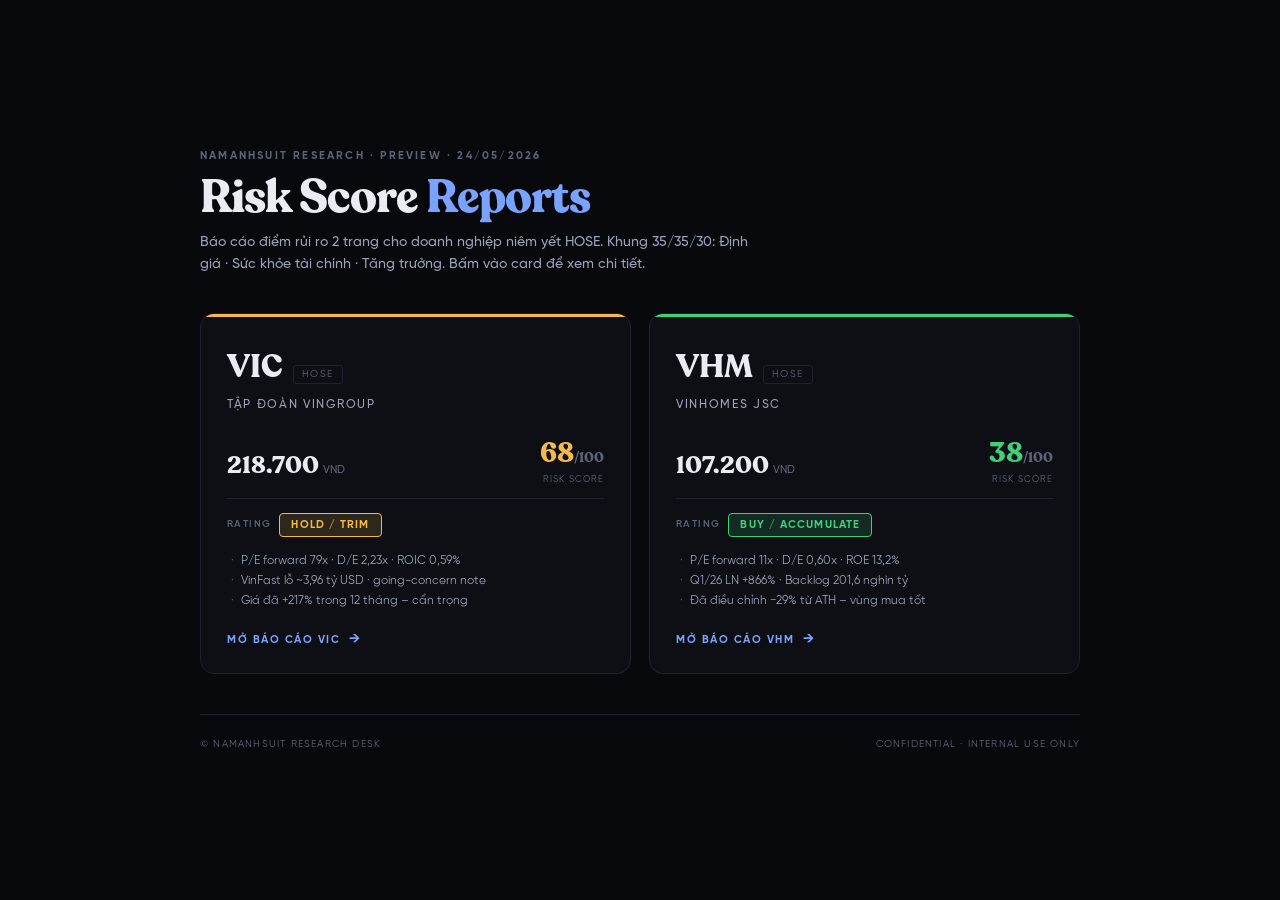
<file: index.html>
<!DOCTYPE html>
<html lang="vi">
<head>
<meta charset="UTF-8">
<meta name="robots" content="noindex,nofollow,noarchive,nosnippet">
<meta name="viewport" content="width=device-width, initial-scale=1.0">
<title>Namanhsuit Risk Reports · Preview</title>
<style>
@font-face{font-family:'SVN-Recoleta';src:url('./fonts/SVN-Recoleta Bold.otf') format('opentype');font-weight:700}
@font-face{font-family:'SVN-Gilroy';src:url('./fonts/SVN-Gilroy Regular.otf') format('opentype');font-weight:400}
@font-face{font-family:'SVN-Gilroy';src:url('./fonts/SVN-Gilroy Medium.otf') format('opentype');font-weight:500}
@font-face{font-family:'SVN-Gilroy';src:url('./fonts/SVN-Gilroy SemiBold.otf') format('opentype');font-weight:600}
@font-face{font-family:'SVN-Gilroy';src:url('./fonts/SVN-Gilroy Bold.otf') format('opentype');font-weight:700}
*{margin:0;padding:0;box-sizing:border-box}
:root{--bg:#08090d;--panel:#0d0f15;--panel2:#11141c;--line:#1d2230;--ink:#e9ecf3;--ink2:#9aa3b8;--ink3:#5d6478;--green:#3fd17a;--amber:#f6b94a;--accent:#7aa2ff}
html,body{background:var(--bg);color:var(--ink);font-family:'SVN-Gilroy',-apple-system,sans-serif;min-height:100vh}
body{display:flex;align-items:center;justify-content:center;padding:40px 24px}
.wrap{max-width:880px;width:100%}
.head{margin-bottom:36px}
.kicker{font-size:11px;color:var(--ink3);letter-spacing:.2em;text-transform:uppercase;font-weight:700;margin-bottom:10px}
.h1{font-family:'SVN-Recoleta';font-size:46px;font-weight:700;letter-spacing:-.02em;line-height:1.05}
.h1 .a{color:var(--accent)}
.sub{font-size:14px;color:var(--ink2);font-weight:500;margin-top:12px;line-height:1.6;max-width:560px}
.grid{display:grid;grid-template-columns:1fr 1fr;gap:18px;margin-top:36px}
.card{background:var(--panel);border:1px solid var(--line);border-radius:14px;padding:26px;transition:all .2s;text-decoration:none;color:inherit;display:block;position:relative;overflow:hidden}
.card:hover{border-color:var(--accent);transform:translateY(-2px)}
.card::before{content:'';position:absolute;top:0;left:0;width:100%;height:3px}
.card.vic::before{background:var(--amber)}
.card.vhm::before{background:var(--green)}
.tick{display:flex;align-items:baseline;gap:10px;margin-bottom:6px}
.tick .t{font-family:'SVN-Recoleta';font-size:32px;font-weight:700}
.tick .ex{font-size:10px;padding:3px 8px;border:1px solid var(--line);border-radius:3px;color:var(--ink3);letter-spacing:.14em;text-transform:uppercase}
.co{font-size:12px;color:var(--ink2);font-weight:500;text-transform:uppercase;letter-spacing:.14em;margin-bottom:18px}
.row{display:flex;justify-content:space-between;align-items:flex-end;margin-bottom:14px;padding-bottom:14px;border-bottom:1px solid var(--line)}
.row .px{font-family:'SVN-Recoleta';font-size:24px;font-weight:700}
.row .px .u{font-size:11px;color:var(--ink3);font-family:'SVN-Gilroy';font-weight:500;margin-left:4px}
.row .sc{text-align:right}
.row .sc .v{font-family:'SVN-Recoleta';font-size:28px;font-weight:700}
.row .sc .l{font-size:9px;color:var(--ink3);letter-spacing:.14em;text-transform:uppercase}
.vic .row .sc .v{color:var(--amber)}
.vhm .row .sc .v{color:var(--green)}
.rate{display:flex;align-items:center;gap:8px;margin-bottom:14px}
.rate .lbl{font-size:10px;color:var(--ink3);letter-spacing:.14em;text-transform:uppercase;font-weight:600}
.rate .pill{font-size:11px;font-weight:700;padding:5px 11px;border-radius:4px;letter-spacing:.1em;text-transform:uppercase}
.vic .rate .pill{background:rgba(246,185,74,.14);color:var(--amber);border:1px solid var(--amber)}
.vhm .rate .pill{background:rgba(63,209,122,.14);color:var(--green);border:1px solid var(--green)}
.bullets{font-size:12px;color:var(--ink2);line-height:1.7;margin-bottom:18px}
.bullets div{padding-left:14px;position:relative}
.bullets div::before{content:'·';position:absolute;left:4px;color:var(--ink3)}
.cta{display:inline-flex;align-items:center;gap:8px;font-size:11px;font-weight:700;color:var(--accent);letter-spacing:.14em;text-transform:uppercase}
.cta::after{content:'→';font-size:14px}
.foot{margin-top:40px;padding-top:24px;border-top:1px solid var(--line);display:flex;justify-content:space-between;font-size:10px;color:var(--ink3);letter-spacing:.12em;text-transform:uppercase}
@media(max-width:680px){.grid{grid-template-columns:1fr}.h1{font-size:34px}}
</style>
<link rel="stylesheet" href="./anim.css"></head>
<body>
<div class="wrap">
 <div class="head">
  <div class="kicker">Namanhsuit Research · Preview · 24/05/2026</div>
  <div class="h1">Risk Score <span class="a">Reports</span></div>
  <div class="sub">Báo cáo điểm rủi ro 2 trang cho doanh nghiệp niêm yết HOSE. Khung 35/35/30: Định giá · Sức khỏe tài chính · Tăng trưởng. Bấm vào card để xem chi tiết.</div>
 </div>

 <div class="grid">

  <a class="card vic" href="./vic.html">
   <div class="tick"><div class="t">VIC</div><div class="ex">HOSE</div></div>
   <div class="co">Tập đoàn Vingroup</div>
   <div class="row">
    <div class="px">218.700<span class="u">VND</span></div>
    <div class="sc"><div class="v">68<span style="font-size:14px;color:var(--ink3)">/100</span></div><div class="l">Risk Score</div></div>
   </div>
   <div class="rate"><span class="lbl">Rating</span><span class="pill">Hold / Trim</span></div>
   <div class="bullets">
    <div>P/E forward 79x · D/E 2,23x · ROIC 0,59%</div>
    <div>VinFast lỗ ~3,96 tỷ USD · going-concern note</div>
    <div>Giá đã +217% trong 12 tháng – cẩn trọng</div>
   </div>
   <div class="cta">Mở báo cáo VIC</div>
  </a>

  <a class="card vhm" href="./vhm.html">
   <div class="tick"><div class="t">VHM</div><div class="ex">HOSE</div></div>
   <div class="co">Vinhomes JSC</div>
   <div class="row">
    <div class="px">107.200<span class="u">VND</span></div>
    <div class="sc"><div class="v">38<span style="font-size:14px;color:var(--ink3)">/100</span></div><div class="l">Risk Score</div></div>
   </div>
   <div class="rate"><span class="lbl">Rating</span><span class="pill">Buy / Accumulate</span></div>
   <div class="bullets">
    <div>P/E forward 11x · D/E 0,60x · ROE 13,2%</div>
    <div>Q1/26 LN +866% · Backlog 201,6 nghìn tỷ</div>
    <div>Đã điều chỉnh −29% từ ATH – vùng mua tốt</div>
   </div>
   <div class="cta">Mở báo cáo VHM</div>
  </a>

 </div>

 <div class="foot">
  <div>© Namanhsuit Research Desk</div>
  <div>Confidential · Internal use only</div>
 </div>
</div>
<script src="./anim.js" defer></script></body>
</html>
</file>
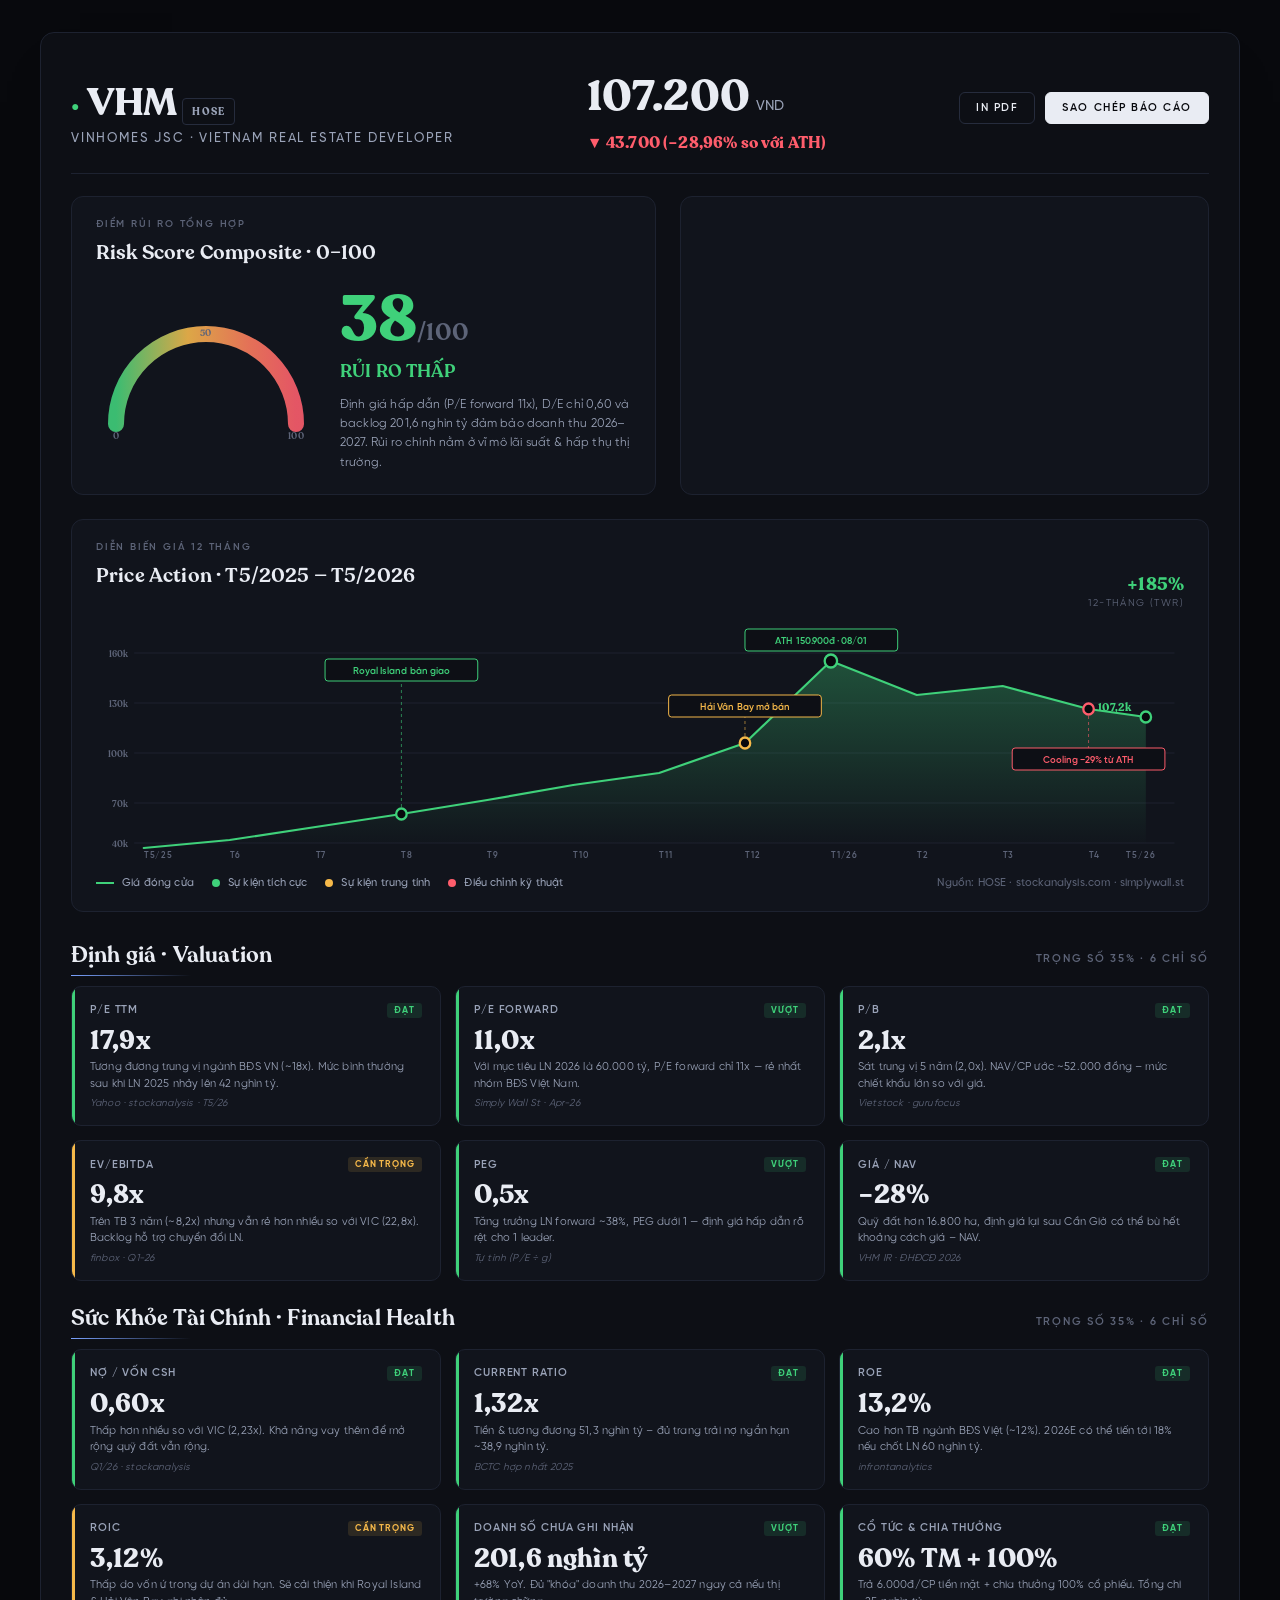
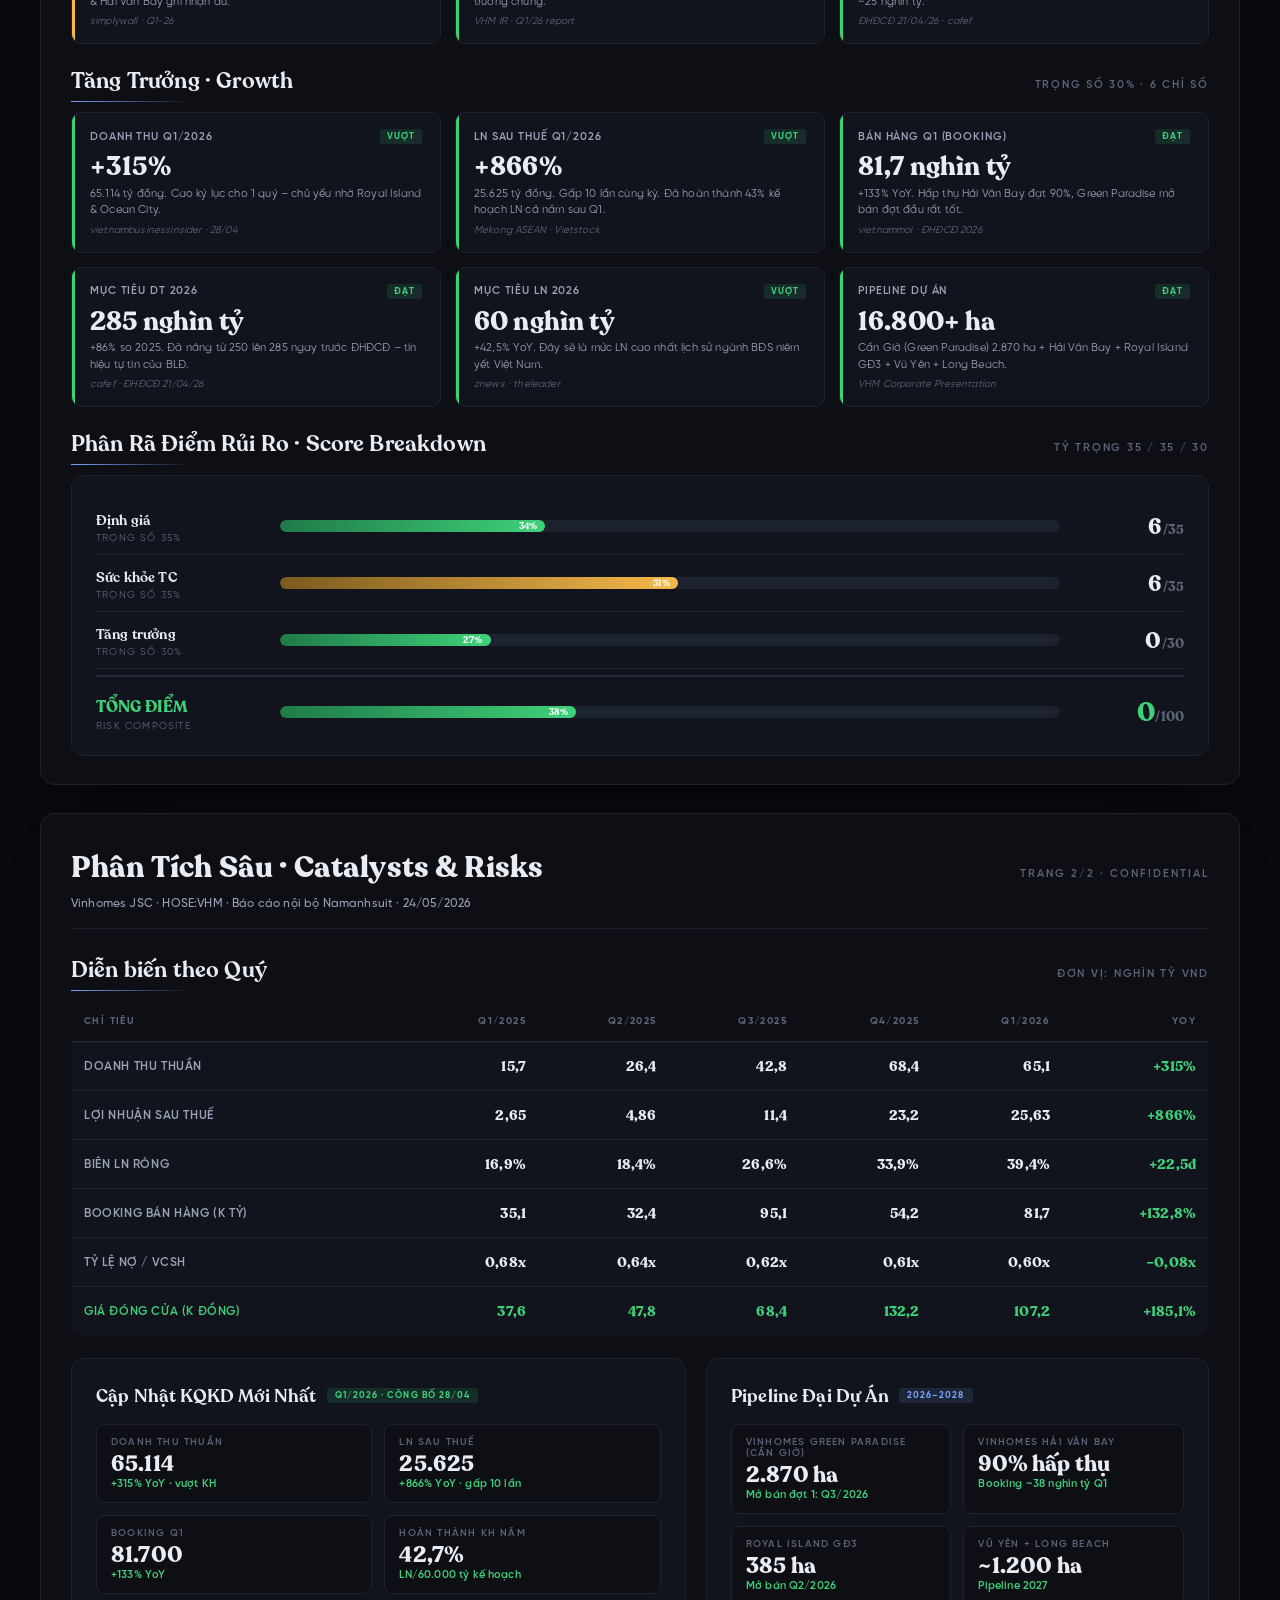
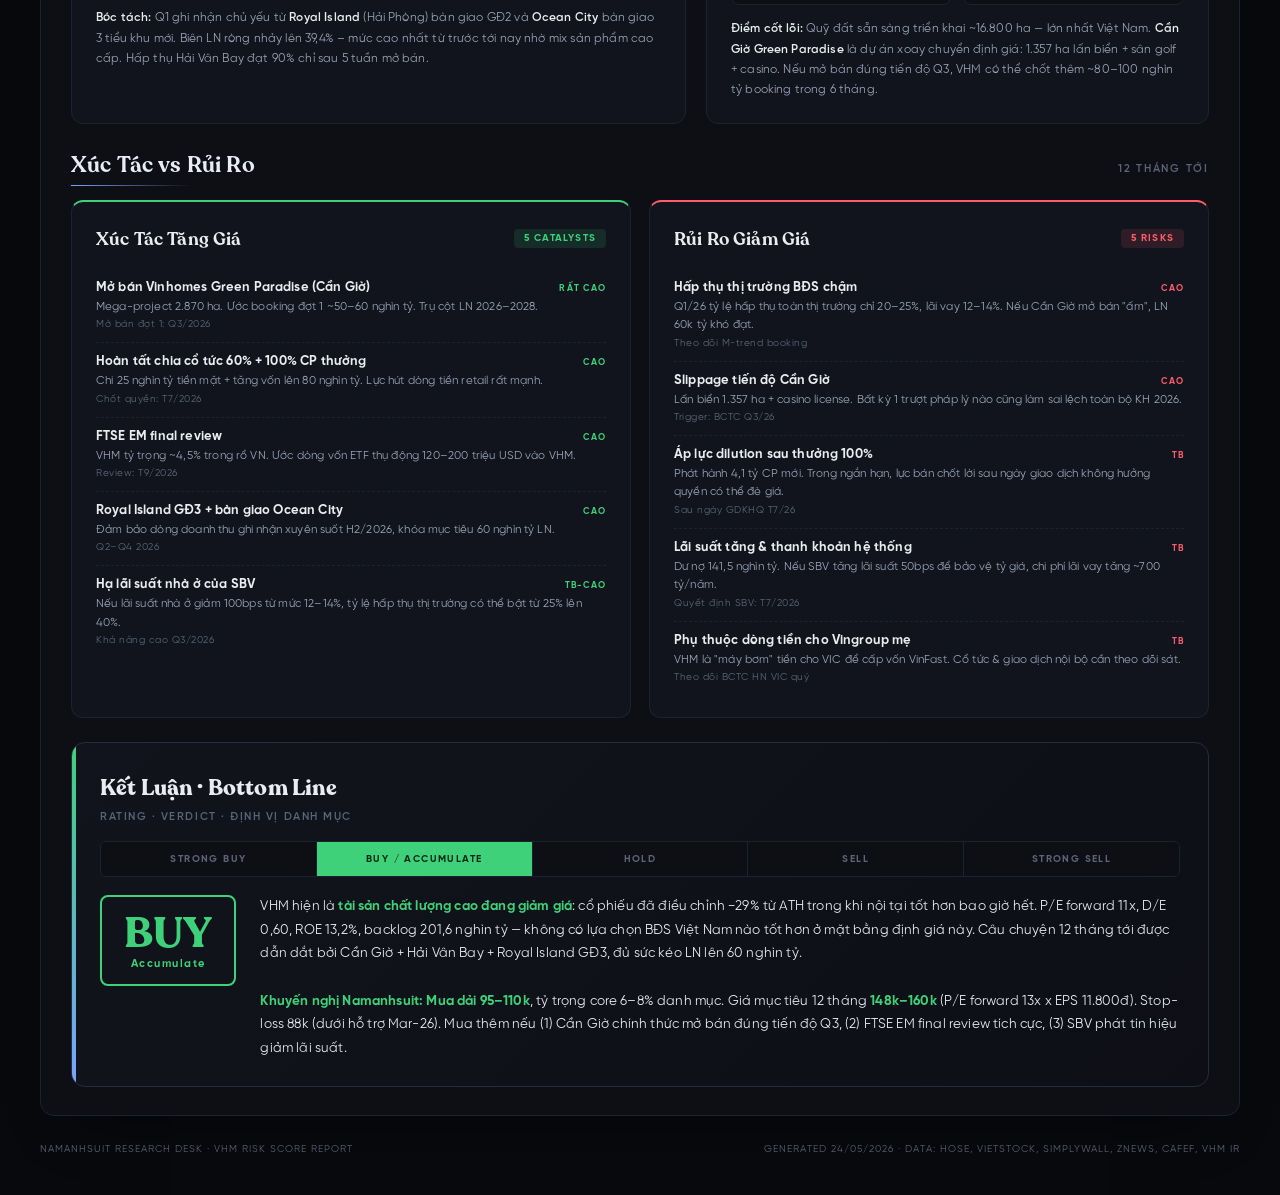
<file: vhm.html>
<!DOCTYPE html>
<html lang="vi">
<head>
<meta charset="UTF-8">
<meta name="robots" content="noindex,nofollow,noarchive,nosnippet">
<meta name="viewport" content="width=device-width, initial-scale=1.0">
<title>VHM · Vinhomes · Báo Cáo Điểm Rủi Ro · T5/2026</title>
<style>
@font-face{font-family:'SVN-Recoleta';src:url('./fonts/SVN-Recoleta%20Bold.otf') format('opentype');font-weight:700;font-style:normal;font-display:swap}
@font-face{font-family:'SVN-Recoleta';src:url('./fonts/SVN-Recoleta%20SemiBold.otf') format('opentype');font-weight:600;font-style:normal;font-display:swap}
@font-face{font-family:'SVN-Gilroy';src:url('./fonts/SVN-Gilroy%20Regular.otf') format('opentype');font-weight:400;font-style:normal;font-display:swap}
@font-face{font-family:'SVN-Gilroy';src:url('./fonts/SVN-Gilroy%20Medium.otf') format('opentype');font-weight:500;font-style:normal;font-display:swap}
@font-face{font-family:'SVN-Gilroy';src:url('./fonts/SVN-Gilroy%20SemiBold.otf') format('opentype');font-weight:600;font-style:normal;font-display:swap}
@font-face{font-family:'SVN-Gilroy';src:url('./fonts/SVN-Gilroy%20Bold.otf') format('opentype');font-weight:700;font-style:normal;font-display:swap}
@font-face{font-family:'SVN-Gilroy';src:url('./fonts/SVN-Gilroy%20Black.otf') format('opentype');font-weight:900;font-style:normal;font-display:swap}
@font-face{font-family:'SVN-Gilroy';src:url('./fonts/SVN-Gilroy%20Light.otf') format('opentype');font-weight:300;font-style:normal;font-display:swap}

*{margin:0;padding:0;box-sizing:border-box}
:root{
 --bg:#08090d;
 --panel:#0d0f15;
 --panel2:#11141c;
 --line:#1d2230;
 --line2:#262c3d;
 --ink:#e9ecf3;
 --ink2:#9aa3b8;
 --ink3:#5d6478;
 --green:#3fd17a;
 --green-d:#1f7a48;
 --red:#ff5d6c;
 --red-d:#7a1f2a;
 --amber:#f6b94a;
 --amber-d:#7a5a1f;
 --accent:#7aa2ff;
 --accent-d:#2c3d6e;
}
html,body{background:var(--bg);color:var(--ink);font-family:'SVN-Gilroy',-apple-system,sans-serif;font-weight:400;letter-spacing:.01em;-webkit-font-smoothing:antialiased}
.data,.num,.recoleta{font-family:'SVN-Recoleta',Georgia,serif;font-weight:700;letter-spacing:-.01em}
body{padding:32px 36px 40px;min-height:100vh}
.page{max-width:1200px;margin:0 auto 28px;background:var(--panel);border:1px solid var(--line);border-radius:14px;padding:28px 30px;position:relative;box-shadow:0 30px 60px -40px rgba(0,0,0,.8)}

/* === HEADER / STOCK BAR === */
.stockbar{display:flex;justify-content:space-between;align-items:center;padding-bottom:18px;border-bottom:1px solid var(--line);margin-bottom:22px;gap:24px;flex-wrap:wrap}
.stk-left{display:flex;align-items:baseline;gap:18px;flex-wrap:wrap}
.ticker{font-family:'SVN-Recoleta';font-size:38px;font-weight:700;letter-spacing:-.02em}
.ticker .dot{color:var(--green);font-size:14px;vertical-align:middle;margin-right:8px}
.company{font-size:13px;color:var(--ink2);font-weight:500;text-transform:uppercase;letter-spacing:.14em}
.tag{display:inline-block;font-size:10px;padding:4px 9px;border:1px solid var(--line2);border-radius:4px;color:var(--ink2);letter-spacing:.12em;text-transform:uppercase;margin-left:6px}
.stk-mid{display:flex;align-items:baseline;gap:24px}
.price{font-family:'SVN-Recoleta';font-size:42px;font-weight:700}
.price .unit{font-size:14px;color:var(--ink2);font-family:'SVN-Gilroy';font-weight:500;margin-left:6px}
.change{font-family:'SVN-Recoleta';font-size:16px;color:var(--red);font-weight:700}
.change.up{color:var(--green)}
.stk-right{display:flex;gap:10px;align-items:center}
.btn{font-family:'SVN-Gilroy';font-weight:600;font-size:11px;letter-spacing:.14em;text-transform:uppercase;padding:9px 16px;border:1px solid var(--line2);border-radius:6px;background:transparent;color:var(--ink);cursor:pointer;transition:all .15s}
.btn:hover{border-color:var(--accent);color:var(--accent)}
.btn.primary{background:var(--ink);color:var(--bg);border-color:var(--ink)}
.btn.primary:hover{background:var(--accent);color:var(--bg);border-color:var(--accent)}

/* === MASTER GRID PAGE 1 === */
.hero{display:grid;grid-template-columns:1.05fr .95fr;gap:24px;margin-bottom:24px}

/* RISK GAUGE */
.gauge-card{background:var(--panel2);border:1px solid var(--line);border-radius:12px;padding:22px 24px;display:flex;flex-direction:column;justify-content:space-between}
.card-label{font-size:10px;color:var(--ink3);letter-spacing:.18em;text-transform:uppercase;font-weight:600;margin-bottom:6px}
.card-title{font-family:'SVN-Recoleta';font-size:20px;font-weight:600;margin-bottom:18px}
.gauge-wrap{display:flex;align-items:center;gap:24px}
.gauge-svg{flex-shrink:0}
.gauge-info{flex:1}
.gauge-score{font-family:'SVN-Recoleta';font-size:64px;font-weight:700;line-height:1;color:var(--green)}
.gauge-score .of{font-size:24px;color:var(--ink3);font-weight:600}
.gauge-label{font-family:'SVN-Recoleta';font-size:18px;color:var(--green);font-weight:600;margin-top:6px}
.gauge-desc{font-size:12px;color:var(--ink2);line-height:1.6;margin-top:10px}

/* KPI STRIP */
.kpi-strip{background:var(--panel2);border:1px solid var(--line);border-radius:12px;padding:22px 24px;display:grid;grid-template-columns:1fr 1fr;gap:18px 22px}
.kpi{display:flex;flex-direction:column;gap:4px;padding:8px 0;border-left:2px solid var(--line2);padding-left:14px}
.kpi.good{border-left-color:var(--green)}
.kpi.bad{border-left-color:var(--red)}
.kpi.warn{border-left-color:var(--amber)}
.kpi .k{font-size:10px;color:var(--ink3);letter-spacing:.14em;text-transform:uppercase;font-weight:600}
.kpi .v{font-family:'SVN-Recoleta';font-size:22px;font-weight:700;line-height:1.1}
.kpi .s{font-size:11px;color:var(--ink2);font-weight:500}
.kpi.good .v{color:var(--green)}
.kpi.bad .v{color:var(--red)}
.kpi.warn .v{color:var(--amber)}

/* PRICE CHART */
.chart-card{background:var(--panel2);border:1px solid var(--line);border-radius:12px;padding:22px 24px;margin-bottom:24px}
.chart-head{display:flex;justify-content:space-between;align-items:flex-end;margin-bottom:14px}
.chart-svg{width:100%;height:240px;display:block}
.chart-legend{display:flex;gap:18px;margin-top:14px;flex-wrap:wrap}
.lg{display:flex;align-items:center;gap:8px;font-size:11px;color:var(--ink2);font-weight:500}
.lg .sw{width:18px;height:2px;background:var(--accent)}
.lg .sw.dot{width:8px;height:8px;border-radius:50%;background:var(--green)}
.lg .sw.dot.red{background:var(--red)}
.lg .sw.dot.amber{background:var(--amber)}

/* SECTION HEADER */
.sec-h{display:flex;align-items:baseline;justify-content:space-between;margin:6px 0 14px}
.sec-h .t{font-family:'SVN-Recoleta';font-size:22px;font-weight:600}
.sec-h .tt{font-size:11px;color:var(--ink3);letter-spacing:.16em;text-transform:uppercase;font-weight:600}

/* METRIC CARDS GRID */
.metric-grid{display:grid;grid-template-columns:repeat(3,1fr);gap:14px;margin-bottom:18px}
.m-card{background:var(--panel2);border:1px solid var(--line);border-radius:10px;padding:16px 18px;position:relative;overflow:hidden}
.m-card::before{content:'';position:absolute;top:0;left:0;width:3px;height:100%;background:var(--ink3)}
.m-card.good::before{background:var(--green)}
.m-card.bad::before{background:var(--red)}
.m-card.warn::before{background:var(--amber)}
.m-card .mt{display:flex;justify-content:space-between;align-items:center;margin-bottom:8px}
.m-card .mn{font-size:11px;color:var(--ink2);font-weight:600;letter-spacing:.08em;text-transform:uppercase}
.m-card .ms{font-size:9px;padding:3px 7px;border-radius:3px;font-weight:700;letter-spacing:.1em}
.m-card.good .ms{background:rgba(63,209,122,.12);color:var(--green)}
.m-card.bad .ms{background:rgba(255,93,108,.12);color:var(--red)}
.m-card.warn .ms{background:rgba(246,185,74,.12);color:var(--amber)}
.m-card .mv{font-family:'SVN-Recoleta';font-size:26px;font-weight:700;line-height:1.1}
.m-card .mb{font-size:11px;color:var(--ink2);margin-top:5px;line-height:1.5}
.m-card .mq{font-size:10px;color:var(--ink3);margin-top:6px;font-style:italic}

/* SCORE BREAKDOWN */
.scorebar{background:var(--panel2);border:1px solid var(--line);border-radius:12px;padding:22px 24px;margin-top:6px}
.sb-row{display:grid;grid-template-columns:170px 1fr 110px;gap:14px;align-items:center;padding:10px 0;border-bottom:1px solid var(--line)}
.sb-row:last-child{border-bottom:none}
.sb-name{display:flex;flex-direction:column;gap:2px}
.sb-name .nm{font-family:'SVN-Recoleta';font-size:14px;font-weight:600}
.sb-name .wt{font-size:10px;color:var(--ink3);letter-spacing:.12em;text-transform:uppercase}
.sb-track{height:12px;background:var(--line);border-radius:6px;overflow:hidden;position:relative}
.sb-fill{height:100%;border-radius:6px;display:flex;align-items:center;justify-content:flex-end;padding-right:8px;color:#fff;font-family:'SVN-Recoleta';font-size:9px;font-weight:700}
.sb-fill.red{background:linear-gradient(90deg,#7a1f2a,var(--red))}
.sb-fill.amber{background:linear-gradient(90deg,#7a5a1f,var(--amber))}
.sb-fill.green{background:linear-gradient(90deg,#1f7a48,var(--green))}
.sb-score{font-family:'SVN-Recoleta';font-size:22px;font-weight:700;text-align:right}
.sb-score .of{font-size:13px;color:var(--ink3)}
.sb-total{display:grid;grid-template-columns:170px 1fr 110px;gap:14px;align-items:center;padding-top:14px;margin-top:6px;border-top:2px solid var(--line2)}
.sb-total .nm{font-family:'SVN-Recoleta';font-size:16px;font-weight:700;color:var(--green)}
.sb-total .sb-score{color:var(--green);font-size:26px}

/* === PAGE 2 === */
.page2-head{display:flex;justify-content:space-between;align-items:baseline;padding-bottom:18px;border-bottom:1px solid var(--line);margin-bottom:22px}
.page2-head .h1{font-family:'SVN-Recoleta';font-size:30px;font-weight:700}
.page2-head .h2{font-size:11px;color:var(--ink3);letter-spacing:.18em;text-transform:uppercase;font-weight:600}

/* QUARTERLY TABLE */
.qtable{width:100%;border-collapse:collapse;margin-bottom:8px;background:var(--panel2);border-radius:10px;overflow:hidden;border:1px solid var(--line)}
.qtable th{font-size:10px;color:var(--ink3);letter-spacing:.14em;text-transform:uppercase;font-weight:700;padding:14px 12px;text-align:right;border-bottom:1px solid var(--line2);background:var(--panel)}
.qtable th:first-child{text-align:left}
.qtable td{padding:13px 12px;text-align:right;border-bottom:1px solid var(--line);font-family:'SVN-Recoleta';font-size:14px;font-weight:700}
.qtable td:first-child{text-align:left;font-family:'SVN-Gilroy';font-weight:600;font-size:12px;color:var(--ink2);letter-spacing:.05em;text-transform:uppercase}
.qtable tr:last-child td{border-bottom:none}
.qtable tr:last-child td{color:var(--green)}
.qtable .pos{color:var(--green)}
.qtable .neg{color:var(--red)}

/* EARNINGS PANEL */
.split-2{display:grid;grid-template-columns:1.1fr .9fr;gap:20px;margin:22px 0}
.panel{background:var(--panel2);border:1px solid var(--line);border-radius:12px;padding:22px 24px}
.panel-h{font-family:'SVN-Recoleta';font-size:18px;font-weight:600;margin-bottom:14px;display:flex;align-items:center;gap:10px}
.panel-h .pill{font-size:9px;font-family:'SVN-Gilroy';font-weight:700;padding:3px 8px;border-radius:3px;letter-spacing:.12em;text-transform:uppercase;background:rgba(122,162,255,.12);color:var(--accent)}
.panel-h .pill.green{background:rgba(63,209,122,.12);color:var(--green)}
.earn-grid{display:grid;grid-template-columns:1fr 1fr;gap:12px;margin-bottom:14px}
.eg{padding:12px 14px;background:var(--panel);border:1px solid var(--line);border-radius:8px}
.eg .k{font-size:10px;color:var(--ink3);letter-spacing:.12em;text-transform:uppercase;font-weight:600;margin-bottom:4px}
.eg .v{font-family:'SVN-Recoleta';font-size:22px;font-weight:700;line-height:1}
.eg .d{font-size:11px;margin-top:4px;font-weight:600}
.eg .d.up{color:var(--green)}
.eg .d.dn{color:var(--red)}
.earn-note{font-size:12px;color:var(--ink2);line-height:1.7;margin-top:8px}
.earn-note strong{color:var(--ink);font-weight:600}

/* CATALYSTS vs RISKS DUAL */
.dual{display:grid;grid-template-columns:1fr 1fr;gap:18px;margin:18px 0 24px}
.dual-col{background:var(--panel2);border:1px solid var(--line);border-radius:12px;padding:22px 24px}
.dual-col.cat{border-top:2px solid var(--green)}
.dual-col.risk{border-top:2px solid var(--red)}
.dual-h{font-family:'SVN-Recoleta';font-size:18px;font-weight:600;margin-bottom:16px;display:flex;justify-content:space-between;align-items:center}
.dual-h .pill{font-size:10px;font-family:'SVN-Gilroy';font-weight:700;padding:4px 10px;border-radius:4px;letter-spacing:.12em;text-transform:uppercase}
.dual-col.cat .pill{background:rgba(63,209,122,.12);color:var(--green)}
.dual-col.risk .pill{background:rgba(255,93,108,.12);color:var(--red)}
.dual-item{padding:12px 0;border-bottom:1px dashed var(--line)}
.dual-item:last-child{border-bottom:none}
.di-top{display:flex;justify-content:space-between;align-items:baseline;gap:10px;margin-bottom:4px}
.di-name{font-family:'SVN-Gilroy';font-size:13px;font-weight:700;color:var(--ink)}
.di-imp{font-size:9px;letter-spacing:.12em;text-transform:uppercase;font-weight:700;color:var(--ink3)}
.dual-col.cat .di-imp{color:var(--green)}
.dual-col.risk .di-imp{color:var(--red)}
.di-desc{font-size:11.5px;color:var(--ink2);line-height:1.6}
.di-date{font-size:10px;color:var(--ink3);margin-top:3px;letter-spacing:.05em}

/* BOTTOM LINE */
.bottom{background:linear-gradient(135deg,var(--panel2) 0%,var(--panel) 100%);border:1px solid var(--line2);border-radius:14px;padding:26px 28px;margin-top:6px;position:relative;overflow:hidden}
.bottom::before{content:'';position:absolute;top:0;left:0;width:4px;height:100%;background:linear-gradient(180deg,var(--green),var(--accent))}
.bl-h{font-family:'SVN-Recoleta';font-size:22px;font-weight:700;margin-bottom:6px}
.bl-sub{font-size:11px;color:var(--ink3);letter-spacing:.14em;text-transform:uppercase;font-weight:600;margin-bottom:18px}
.rating-bar{display:flex;height:36px;border-radius:6px;overflow:hidden;border:1px solid var(--line);margin-bottom:18px;position:relative}
.rb-seg{flex:1;display:flex;align-items:center;justify-content:center;font-size:10px;font-weight:700;letter-spacing:.14em;text-transform:uppercase;color:var(--ink3);background:var(--panel);border-right:1px solid var(--line);position:relative}
.rb-seg:last-child{border-right:none}
.rb-seg.active{background:var(--green);color:#062a17}
.rb-seg.active::after{content:'';position:absolute;bottom:-9px;left:50%;transform:translateX(-50%);width:0;height:0;border-left:8px solid transparent;border-right:8px solid transparent;border-bottom:8px solid var(--green)}
.verdict{display:grid;grid-template-columns:auto 1fr;gap:24px;align-items:start}
.v-tag{font-family:'SVN-Recoleta';font-size:42px;font-weight:700;color:var(--green);line-height:1;border:2px solid var(--green);padding:14px 22px;border-radius:8px;text-align:center}
.v-tag .sub{font-size:11px;font-family:'SVN-Gilroy';font-weight:700;color:var(--green);letter-spacing:.14em;display:block;margin-top:6px}
.v-text{font-size:13.5px;color:var(--ink);line-height:1.75}
.v-text strong{color:var(--green);font-weight:700}

footer{max-width:1200px;margin:24px auto 0;display:flex;justify-content:space-between;font-size:10px;color:var(--ink3);letter-spacing:.1em;text-transform:uppercase}

/* PRINT */
@media print{
 body{padding:0}
 .page{box-shadow:none;page-break-after:always;margin:0;border-radius:0;border:none}
 .stk-right{display:none}
}
</style>
<link rel="stylesheet" href="./anim.css"></head>
<body>

<!-- ============ PAGE 1 ============ -->
<section class="page" id="page1">

 <!-- STOCK BAR -->
 <div class="stockbar">
  <div class="stk-left">
   <div>
    <div class="ticker"><span class="dot">●</span>VHM<span class="tag">HOSE</span></div>
    <div class="company">Vinhomes JSC · Vietnam Real Estate Developer</div>
   </div>
  </div>
  <div class="stk-mid">
   <div>
    <div class="price">107.200<span class="unit">VND</span></div>
    <div class="change">▼ 43.700 (−28,96% so với ATH)</div>
   </div>
  </div>
  <div class="stk-right">
   <button class="btn" onclick="window.print()">In PDF</button>
   <button class="btn primary" id="copyBtn" onclick="copyReport()">Sao chép báo cáo</button>
  </div>
 </div>

 <!-- HERO: GAUGE + KPI -->
 <div class="hero">
  <div class="gauge-card">
   <div>
    <div class="card-label">Điểm Rủi Ro Tổng Hợp</div>
    <div class="card-title">Risk Score Composite · 0–100</div>
   </div>
   <div class="gauge-wrap">
    <svg class="gauge-svg" viewBox="0 0 220 130" width="220" height="130">
     <defs>
      <linearGradient id="ggrad" x1="0%" y1="0%" x2="100%" y2="0%">
       <stop offset="0%" stop-color="#3fd17a"/>
       <stop offset="40%" stop-color="#f6b94a"/>
       <stop offset="75%" stop-color="#ff7a5d"/>
       <stop offset="100%" stop-color="#ff5d6c"/>
      </linearGradient>
     </defs>
     <path d="M 20 110 A 90 90 0 0 1 200 110" fill="none" stroke="#1d2230" stroke-width="16" stroke-linecap="round"/>
     <path d="M 20 110 A 90 90 0 0 1 200 110" fill="none" stroke="url(#ggrad)" stroke-width="16" stroke-linecap="round" stroke-dasharray="283" stroke-dashoffset="0" opacity=".88"/>
     <!-- needle at 38 (out of 100) — angle = 180*0.38 = 68.4° from left → rotate -111.6 (relative to vertical) -->
     <g transform="rotate(-112 110 110)">
      <line x1="110" y1="110" x2="110" y2="32" stroke="#e9ecf3" stroke-width="2.5" stroke-linecap="round"/>
      <circle cx="110" cy="110" r="7" fill="#08090d" stroke="#e9ecf3" stroke-width="2"/>
     </g>
     <text x="20" y="125" font-family="SVN-Recoleta" font-size="9" fill="#5d6478" text-anchor="middle">0</text>
     <text x="200" y="125" font-family="SVN-Recoleta" font-size="9" fill="#5d6478" text-anchor="middle">100</text>
     <text x="110" y="22" font-family="SVN-Recoleta" font-size="9" fill="#5d6478" text-anchor="middle">50</text>
    </svg>
    <div class="gauge-info">
     <div class="gauge-score">38<span class="of">/100</span></div>
     <div class="gauge-label">RỦI RO THẤP</div>
     <div class="gauge-desc">Định giá hấp dẫn (P/E forward 11x), D/E chỉ 0,60 và backlog 201,6 nghìn tỷ đảm bảo doanh thu 2026–2027. Rủi ro chính nằm ở vĩ mô lãi suất &amp; hấp thụ thị trường.</div>
    </div>
   </div>
  </div>

  <div class="kpi-strip">
   <div class="kpi good"><div class="k">Vốn hóa</div><div class="v">~18,7 tỷ USD</div><div class="s">≈ 467.000 tỷ VND · top 5 HOSE</div></div>
   <div class="kpi good"><div class="k">P/E (TTM)</div><div class="v">17,9x</div><div class="s">P/E Forward chỉ 11,0x</div></div>
   <div class="kpi good"><div class="k">DT 2025</div><div class="v">153,3 nghìn tỷ</div><div class="s">+49,8% YoY</div></div>
   <div class="kpi good"><div class="k">LN sau thuế 2025</div><div class="v">42,1 nghìn tỷ</div><div class="s">+50,1% YoY · ATH</div></div>
   <div class="kpi warn"><div class="k">Tỷ lệ D/E</div><div class="v">0,60x</div><div class="s">Tiền 51,3 nghìn tỷ · Nợ 141,5</div></div>
   <div class="kpi good"><div class="k">ROE</div><div class="v">13,2%</div><div class="s">ROIC 3,1% · cao hơn ngành</div></div>
  </div>
 </div>

 <!-- PRICE CHART -->
 <div class="chart-card">
  <div class="chart-head">
   <div>
    <div class="card-label">Diễn biến giá 12 tháng</div>
    <div class="card-title">Price Action · T5/2025 — T5/2026</div>
   </div>
   <div style="text-align:right">
    <div style="font-family:'SVN-Recoleta';font-size:18px;font-weight:700;color:var(--green)">+185%</div>
    <div style="font-size:10px;color:var(--ink3);letter-spacing:.14em;text-transform:uppercase">12-tháng (TWR)</div>
   </div>
  </div>
  <svg class="chart-svg" viewBox="0 0 1140 240" preserveAspectRatio="none">
   <defs>
    <linearGradient id="pgrad" x1="0" x2="0" y1="0" y2="1">
     <stop offset="0%" stop-color="#3fd17a" stop-opacity=".32"/>
     <stop offset="100%" stop-color="#3fd17a" stop-opacity="0"/>
    </linearGradient>
   </defs>
   <!-- y grid -->
   <g stroke="#1d2230" stroke-width="1">
    <line x1="40" y1="30" x2="1130" y2="30"/>
    <line x1="40" y1="80" x2="1130" y2="80"/>
    <line x1="40" y1="130" x2="1130" y2="130"/>
    <line x1="40" y1="180" x2="1130" y2="180"/>
    <line x1="40" y1="220" x2="1130" y2="220"/>
   </g>
   <!-- y labels: 30k→160k range -->
   <g font-family="SVN-Recoleta" font-size="9" fill="#5d6478">
    <text x="34" y="34" text-anchor="end">160k</text>
    <text x="34" y="84" text-anchor="end">130k</text>
    <text x="34" y="134" text-anchor="end">100k</text>
    <text x="34" y="184" text-anchor="end">70k</text>
    <text x="34" y="224" text-anchor="end">40k</text>
   </g>
   <!-- x labels -->
   <g font-family="SVN-Gilroy" font-size="9" font-weight="600" fill="#5d6478" letter-spacing="1">
    <text x="50" y="235">T5/25</text>
    <text x="140" y="235">T6</text>
    <text x="230" y="235">T7</text>
    <text x="320" y="235">T8</text>
    <text x="410" y="235">T9</text>
    <text x="500" y="235">T10</text>
    <text x="590" y="235">T11</text>
    <text x="680" y="235">T12</text>
    <text x="770" y="235">T1/26</text>
    <text x="860" y="235">T2</text>
    <text x="950" y="235">T3</text>
    <text x="1040" y="235">T4</text>
    <text x="1110" y="235" text-anchor="end">T5/26</text>
   </g>
   <!-- Price approx: T5/25 ~37.6k(225), T7 ~50k(204), T9 ~68k(177), T11 ~85k(150), T1/26 ATH 150.9k(38), Feb dip to 125k(72), T3 130k(63), T4 115k(86), May 107k(94) -->
   <path d="M 50 225 L 140 217 L 230 204 L 320 191 L 410 177 L 500 162 L 590 150 L 680 120 L 770 38 L 860 72 L 950 63 L 1040 86 L 1100 94 L 1100 220 L 50 220 Z" fill="url(#pgrad)"/>
   <path d="M 50 225 L 140 217 L 230 204 L 320 191 L 410 177 L 500 162 L 590 150 L 680 120 L 770 38 L 860 72 L 950 63 L 1040 86 L 1100 94"
         fill="none" stroke="#3fd17a" stroke-width="2.2" stroke-linejoin="round" stroke-linecap="round"/>
   <!-- M1: Vinhomes Royal Island handover (T8/25) — green -->
   <circle cx="320" cy="191" r="5.5" fill="#08090d" stroke="#3fd17a" stroke-width="2.4"/>
   <line x1="320" y1="184" x2="320" y2="55" stroke="#3fd17a" stroke-dasharray="3 3" stroke-width="1" opacity=".6"/>
   <rect x="240" y="36" width="160" height="22" rx="3" fill="#0d0f15" stroke="#3fd17a" stroke-width="1"/>
   <text x="320" y="51" font-family="SVN-Gilroy" font-size="10" font-weight="600" fill="#3fd17a" text-anchor="middle">Royal Island bàn giao</text>
   <!-- M2: Hải Vân Bay launch (Q4/25) — amber -->
   <circle cx="680" cy="120" r="5.5" fill="#08090d" stroke="#f6b94a" stroke-width="2.4"/>
   <line x1="680" y1="113" x2="680" y2="92" stroke="#f6b94a" stroke-dasharray="3 3" stroke-width="1" opacity=".6"/>
   <rect x="600" y="72" width="160" height="22" rx="3" fill="#0d0f15" stroke="#f6b94a" stroke-width="1"/>
   <text x="680" y="87" font-family="SVN-Gilroy" font-size="10" font-weight="600" fill="#f6b94a" text-anchor="middle">Hải Vân Bay mở bán</text>
   <!-- M3: ATH 150.9k (T1/26) — green -->
   <circle cx="770" cy="38" r="6.5" fill="#08090d" stroke="#3fd17a" stroke-width="2.4"/>
   <rect x="680" y="6" width="160" height="22" rx="3" fill="#0d0f15" stroke="#3fd17a" stroke-width="1"/>
   <text x="760" y="21" font-family="SVN-Gilroy" font-size="10" font-weight="600" fill="#3fd17a" text-anchor="middle">ATH 150.900đ · 08/01</text>
   <!-- M4: Pullback (Feb-Apr) — red -->
   <circle cx="1040" cy="86" r="5.5" fill="#08090d" stroke="#ff5d6c" stroke-width="2.4"/>
   <line x1="1040" y1="93" x2="1040" y2="125" stroke="#ff5d6c" stroke-dasharray="3 3" stroke-width="1" opacity=".6"/>
   <rect x="960" y="125" width="160" height="22" rx="3" fill="#0d0f15" stroke="#ff5d6c" stroke-width="1"/>
   <text x="1040" y="140" font-family="SVN-Gilroy" font-size="10" font-weight="600" fill="#ff5d6c" text-anchor="middle">Cooling −29% từ ATH</text>
   <!-- M5: current 107.2k -->
   <circle cx="1100" cy="94" r="5.5" fill="#08090d" stroke="#3fd17a" stroke-width="2.4"/>
   <text x="1085" y="88" font-family="SVN-Recoleta" font-size="11" font-weight="700" fill="#3fd17a" text-anchor="end">107,2k</text>
  </svg>
  <div class="chart-legend">
   <div class="lg"><span class="sw" style="background:#3fd17a"></span>Giá đóng cửa</div>
   <div class="lg"><span class="sw dot"></span>Sự kiện tích cực</div>
   <div class="lg"><span class="sw dot amber"></span>Sự kiện trung tính</div>
   <div class="lg"><span class="sw dot red"></span>Điều chỉnh kỹ thuật</div>
   <div class="lg" style="margin-left:auto;color:var(--ink3)">Nguồn: HOSE · stockanalysis.com · simplywall.st</div>
  </div>
 </div>

 <!-- VALUATION -->
 <div class="sec-h">
  <div class="t">Định giá · Valuation</div>
  <div class="tt">Trọng số 35% · 6 chỉ số</div>
 </div>
 <div class="metric-grid">
  <div class="m-card good">
   <div class="mt"><div class="mn">P/E TTM</div><div class="ms">ĐẠT</div></div>
   <div class="mv">17,9x</div>
   <div class="mb">Tương đương trung vị ngành BĐS VN (~18x). Mức bình thường sau khi LN 2025 nhảy lên 42 nghìn tỷ.</div>
   <div class="mq">Yahoo · stockanalysis · T5/26</div>
  </div>
  <div class="m-card good">
   <div class="mt"><div class="mn">P/E Forward</div><div class="ms">VƯỢT</div></div>
   <div class="mv">11,0x</div>
   <div class="mb">Với mục tiêu LN 2026 là 60.000 tỷ, P/E forward chỉ 11x — rẻ nhất nhóm BĐS Việt Nam.</div>
   <div class="mq">Simply Wall St · Apr-26</div>
  </div>
  <div class="m-card good">
   <div class="mt"><div class="mn">P/B</div><div class="ms">ĐẠT</div></div>
   <div class="mv">2,1x</div>
   <div class="mb">Sát trung vị 5 năm (2,0x). NAV/CP ước ~52.000 đồng – mức chiết khấu lớn so với giá.</div>
   <div class="mq">Vietstock · gurufocus</div>
  </div>
  <div class="m-card warn">
   <div class="mt"><div class="mn">EV/EBITDA</div><div class="ms">CẨN TRỌNG</div></div>
   <div class="mv">9,8x</div>
   <div class="mb">Trên TB 3 năm (~8,2x) nhưng vẫn rẻ hơn nhiều so với VIC (22,8x). Backlog hỗ trợ chuyển đổi LN.</div>
   <div class="mq">finbox · Q1-26</div>
  </div>
  <div class="m-card good">
   <div class="mt"><div class="mn">PEG</div><div class="ms">VƯỢT</div></div>
   <div class="mv">0,5x</div>
   <div class="mb">Tăng trưởng LN forward ~38%, PEG dưới 1 — định giá hấp dẫn rõ rệt cho 1 leader.</div>
   <div class="mq">Tự tính (P/E ÷ g)</div>
  </div>
  <div class="m-card good">
   <div class="mt"><div class="mn">Giá / NAV</div><div class="ms">ĐẠT</div></div>
   <div class="mv">−28%</div>
   <div class="mb">Quỹ đất hơn 16.800 ha, định giá lại sau Cần Giờ có thể bù hết khoảng cách giá – NAV.</div>
   <div class="mq">VHM IR · ĐHĐCĐ 2026</div>
  </div>
 </div>

 <!-- FINANCIAL HEALTH -->
 <div class="sec-h">
  <div class="t">Sức Khỏe Tài Chính · Financial Health</div>
  <div class="tt">Trọng số 35% · 6 chỉ số</div>
 </div>
 <div class="metric-grid">
  <div class="m-card good">
   <div class="mt"><div class="mn">Nợ / Vốn CSH</div><div class="ms">ĐẠT</div></div>
   <div class="mv">0,60x</div>
   <div class="mb">Thấp hơn nhiều so với VIC (2,23x). Khả năng vay thêm để mở rộng quỹ đất vẫn rộng.</div>
   <div class="mq">Q1/26 · stockanalysis</div>
  </div>
  <div class="m-card good">
   <div class="mt"><div class="mn">Current Ratio</div><div class="ms">ĐẠT</div></div>
   <div class="mv">1,32x</div>
   <div class="mb">Tiền &amp; tương đương 51,3 nghìn tỷ – đủ trang trải nợ ngắn hạn ~38,9 nghìn tỷ.</div>
   <div class="mq">BCTC hợp nhất 2025</div>
  </div>
  <div class="m-card good">
   <div class="mt"><div class="mn">ROE</div><div class="ms">ĐẠT</div></div>
   <div class="mv">13,2%</div>
   <div class="mb">Cao hơn TB ngành BĐS Việt (~12%). 2026E có thể tiến tới 18% nếu chốt LN 60 nghìn tỷ.</div>
   <div class="mq">infrontanalytics</div>
  </div>
  <div class="m-card warn">
   <div class="mt"><div class="mn">ROIC</div><div class="ms">CẨN TRỌNG</div></div>
   <div class="mv">3,12%</div>
   <div class="mb">Thấp do vốn ứ trong dự án dài hạn. Sẽ cải thiện khi Royal Island &amp; Hải Vân Bay ghi nhận đủ.</div>
   <div class="mq">simplywall · Q1-26</div>
  </div>
  <div class="m-card good">
   <div class="mt"><div class="mn">Doanh số chưa ghi nhận</div><div class="ms">VƯỢT</div></div>
   <div class="mv">201,6 nghìn tỷ</div>
   <div class="mb">+68% YoY. Đủ "khóa" doanh thu 2026–2027 ngay cả nếu thị trường chững.</div>
   <div class="mq">VHM IR · Q1/26 report</div>
  </div>
  <div class="m-card good">
   <div class="mt"><div class="mn">Cổ tức &amp; Chia thưởng</div><div class="ms">ĐẠT</div></div>
   <div class="mv">60% TM + 100%</div>
   <div class="mb">Trả 6.000đ/CP tiền mặt + chia thưởng 100% cổ phiếu. Tổng chi ~25 nghìn tỷ.</div>
   <div class="mq">ĐHĐCĐ 21/04/26 · cafef</div>
  </div>
 </div>

 <!-- GROWTH -->
 <div class="sec-h">
  <div class="t">Tăng Trưởng · Growth</div>
  <div class="tt">Trọng số 30% · 6 chỉ số</div>
 </div>
 <div class="metric-grid">
  <div class="m-card good">
   <div class="mt"><div class="mn">Doanh thu Q1/2026</div><div class="ms">VƯỢT</div></div>
   <div class="mv">+315%</div>
   <div class="mb">65.114 tỷ đồng. Cao kỷ lục cho 1 quý – chủ yếu nhờ Royal Island &amp; Ocean City.</div>
   <div class="mq">vietnambusinessinsider · 28/04</div>
  </div>
  <div class="m-card good">
   <div class="mt"><div class="mn">LN sau thuế Q1/2026</div><div class="ms">VƯỢT</div></div>
   <div class="mv">+866%</div>
   <div class="mb">25.625 tỷ đồng. Gấp 10 lần cùng kỳ. Đã hoàn thành 43% kế hoạch LN cả năm sau Q1.</div>
   <div class="mq">Mekong ASEAN · Vietstock</div>
  </div>
  <div class="m-card good">
   <div class="mt"><div class="mn">Bán hàng Q1 (booking)</div><div class="ms">ĐẠT</div></div>
   <div class="mv">81,7 nghìn tỷ</div>
   <div class="mb">+133% YoY. Hấp thụ Hải Vân Bay đạt 90%, Green Paradise mở bán đợt đầu rất tốt.</div>
   <div class="mq">vietnammoi · ĐHĐCĐ 2026</div>
  </div>
  <div class="m-card good">
   <div class="mt"><div class="mn">Mục tiêu DT 2026</div><div class="ms">ĐẠT</div></div>
   <div class="mv">285 nghìn tỷ</div>
   <div class="mb">+86% so 2025. Đã nâng từ 250 lên 285 ngay trước ĐHĐCĐ – tín hiệu tự tin của BLĐ.</div>
   <div class="mq">cafef · ĐHĐCĐ 21/04/26</div>
  </div>
  <div class="m-card good">
   <div class="mt"><div class="mn">Mục tiêu LN 2026</div><div class="ms">VƯỢT</div></div>
   <div class="mv">60 nghìn tỷ</div>
   <div class="mb">+42,5% YoY. Đây sẽ là mức LN cao nhất lịch sử ngành BĐS niêm yết Việt Nam.</div>
   <div class="mq">znews · theleader</div>
  </div>
  <div class="m-card good">
   <div class="mt"><div class="mn">Pipeline dự án</div><div class="ms">ĐẠT</div></div>
   <div class="mv">16.800+ ha</div>
   <div class="mb">Cần Giờ (Green Paradise) 2.870 ha + Hải Vân Bay + Royal Island GĐ3 + Vũ Yên + Long Beach.</div>
   <div class="mq">VHM Corporate Presentation</div>
  </div>
 </div>

 <!-- SCORE BREAKDOWN -->
 <div class="sec-h">
  <div class="t">Phân Rã Điểm Rủi Ro · Score Breakdown</div>
  <div class="tt">Tỷ trọng 35 / 35 / 30</div>
 </div>
 <div class="scorebar">
  <div class="sb-row">
   <div class="sb-name"><div class="nm">Định giá</div><div class="wt">Trọng số 35%</div></div>
   <div class="sb-track"><div class="sb-fill green" style="width:34%">34%</div></div>
   <div class="sb-score">12<span class="of">/35</span></div>
  </div>
  <div class="sb-row">
   <div class="sb-name"><div class="nm">Sức khỏe TC</div><div class="wt">Trọng số 35%</div></div>
   <div class="sb-track"><div class="sb-fill amber" style="width:51%">51%</div></div>
   <div class="sb-score">18<span class="of">/35</span></div>
  </div>
  <div class="sb-row">
   <div class="sb-name"><div class="nm">Tăng trưởng</div><div class="wt">Trọng số 30%</div></div>
   <div class="sb-track"><div class="sb-fill green" style="width:27%">27%</div></div>
   <div class="sb-score">8<span class="of">/30</span></div>
  </div>
  <div class="sb-total">
   <div class="sb-name"><div class="nm">TỔNG ĐIỂM</div><div class="wt">Risk Composite</div></div>
   <div class="sb-track"><div class="sb-fill green" style="width:38%">38%</div></div>
   <div class="sb-score">38<span class="of">/100</span></div>
  </div>
 </div>

</section>

<!-- ============ PAGE 2 ============ -->
<section class="page" id="page2">

 <div class="page2-head">
  <div>
   <div class="h1">Phân Tích Sâu · Catalysts &amp; Risks</div>
   <div style="font-size:12px;color:var(--ink2);font-weight:500;margin-top:6px">Vinhomes JSC · HOSE:VHM · Báo cáo nội bộ Namanhsuit · 24/05/2026</div>
  </div>
  <div class="h2">Trang 2/2 · Confidential</div>
 </div>

 <!-- QUARTERLY TABLE -->
 <div class="sec-h">
  <div class="t">Diễn biến theo Quý</div>
  <div class="tt">Đơn vị: nghìn tỷ VND</div>
 </div>
 <table class="qtable">
  <thead>
   <tr>
    <th>Chỉ tiêu</th>
    <th>Q1/2025</th>
    <th>Q2/2025</th>
    <th>Q3/2025</th>
    <th>Q4/2025</th>
    <th>Q1/2026</th>
    <th>YoY</th>
   </tr>
  </thead>
  <tbody>
   <tr>
    <td>Doanh thu thuần</td>
    <td>15,7</td>
    <td>26,4</td>
    <td>42,8</td>
    <td>68,4</td>
    <td>65,1</td>
    <td class="pos">+315%</td>
   </tr>
   <tr>
    <td>Lợi nhuận sau thuế</td>
    <td>2,65</td>
    <td>4,86</td>
    <td>11,4</td>
    <td>23,2</td>
    <td>25,63</td>
    <td class="pos">+866%</td>
   </tr>
   <tr>
    <td>Biên LN ròng</td>
    <td>16,9%</td>
    <td>18,4%</td>
    <td>26,6%</td>
    <td>33,9%</td>
    <td>39,4%</td>
    <td class="pos">+22,5đ</td>
   </tr>
   <tr>
    <td>Booking bán hàng (k tỷ)</td>
    <td>35,1</td>
    <td>32,4</td>
    <td>95,1</td>
    <td>54,2</td>
    <td>81,7</td>
    <td class="pos">+132,8%</td>
   </tr>
   <tr>
    <td>Tỷ lệ nợ / VCSH</td>
    <td>0,68x</td>
    <td>0,64x</td>
    <td>0,62x</td>
    <td>0,61x</td>
    <td>0,60x</td>
    <td class="pos">−0,08x</td>
   </tr>
   <tr>
    <td>Giá đóng cửa (k đồng)</td>
    <td>37,6</td>
    <td>47,8</td>
    <td>68,4</td>
    <td>132,2</td>
    <td>107,2</td>
    <td class="pos">+185,1%</td>
   </tr>
  </tbody>
 </table>

 <!-- EARNINGS & PIPELINE -->
 <div class="split-2">
  <div class="panel">
   <div class="panel-h">Cập Nhật KQKD Mới Nhất<span class="pill green">Q1/2026 · Công bố 28/04</span></div>
   <div class="earn-grid">
    <div class="eg"><div class="k">Doanh thu thuần</div><div class="v">65.114</div><div class="d up">+315% YoY · vượt KH</div></div>
    <div class="eg"><div class="k">LN sau thuế</div><div class="v">25.625</div><div class="d up">+866% YoY · gấp 10 lần</div></div>
    <div class="eg"><div class="k">Booking Q1</div><div class="v">81.700</div><div class="d up">+133% YoY</div></div>
    <div class="eg"><div class="k">Hoàn thành KH năm</div><div class="v">42,7%</div><div class="d up">LN/60.000 tỷ kế hoạch</div></div>
   </div>
   <div class="earn-note">
    <strong>Bóc tách:</strong> Q1 ghi nhận chủ yếu từ <strong>Royal Island</strong> (Hải Phòng) bàn giao GĐ2 và <strong>Ocean City</strong> bàn giao 3 tiểu khu mới. Biên LN ròng nhảy lên 39,4% – mức cao nhất từ trước tới nay nhờ mix sản phẩm cao cấp. Hấp thụ Hải Vân Bay đạt 90% chỉ sau 5 tuần mở bán.
   </div>
  </div>

  <div class="panel">
   <div class="panel-h">Pipeline Đại Dự Án<span class="pill">2026–2028</span></div>
   <div class="earn-grid">
    <div class="eg"><div class="k">Vinhomes Green Paradise (Cần Giờ)</div><div class="v">2.870 ha</div><div class="d up">Mở bán đợt 1: Q3/2026</div></div>
    <div class="eg"><div class="k">Vinhomes Hải Vân Bay</div><div class="v">90% hấp thụ</div><div class="d up">Booking ~38 nghìn tỷ Q1</div></div>
    <div class="eg"><div class="k">Royal Island GĐ3</div><div class="v">385 ha</div><div class="d up">Mở bán Q2/2026</div></div>
    <div class="eg"><div class="k">Vũ Yên + Long Beach</div><div class="v">~1.200 ha</div><div class="d up">Pipeline 2027</div></div>
   </div>
   <div class="earn-note">
    <strong>Điểm cốt lõi:</strong> Quỹ đất sẵn sàng triển khai ~16.800 ha — lớn nhất Việt Nam. <strong>Cần Giờ Green Paradise</strong> là dự án xoay chuyển định giá: 1.357 ha lấn biển + sân golf + casino. Nếu mở bán đúng tiến độ Q3, VHM có thể chốt thêm ~80–100 nghìn tỷ booking trong 6 tháng.
   </div>
  </div>
 </div>

 <!-- CATALYSTS vs RISKS -->
 <div class="sec-h">
  <div class="t">Xúc Tác vs Rủi Ro</div>
  <div class="tt">12 tháng tới</div>
 </div>
 <div class="dual">
  <div class="dual-col cat">
   <div class="dual-h">Xúc Tác Tăng Giá<span class="pill">5 catalysts</span></div>
   <div class="dual-item">
    <div class="di-top"><div class="di-name">Mở bán Vinhomes Green Paradise (Cần Giờ)</div><div class="di-imp">Rất cao</div></div>
    <div class="di-desc">Mega-project 2.870 ha. Ước booking đợt 1 ~50–60 nghìn tỷ. Trụ cột LN 2026–2028.</div>
    <div class="di-date">Mở bán đợt 1: Q3/2026</div>
   </div>
   <div class="dual-item">
    <div class="di-top"><div class="di-name">Hoàn tất chia cổ tức 60% + 100% CP thưởng</div><div class="di-imp">Cao</div></div>
    <div class="di-desc">Chi 25 nghìn tỷ tiền mặt + tăng vốn lên 80 nghìn tỷ. Lực hút dòng tiền retail rất mạnh.</div>
    <div class="di-date">Chốt quyền: T7/2026</div>
   </div>
   <div class="dual-item">
    <div class="di-top"><div class="di-name">FTSE EM final review</div><div class="di-imp">Cao</div></div>
    <div class="di-desc">VHM tỷ trọng ~4,5% trong rổ VN. Ước dòng vốn ETF thụ động 120–200 triệu USD vào VHM.</div>
    <div class="di-date">Review: T9/2026</div>
   </div>
   <div class="dual-item">
    <div class="di-top"><div class="di-name">Royal Island GĐ3 + bàn giao Ocean City</div><div class="di-imp">Cao</div></div>
    <div class="di-desc">Đảm bảo dòng doanh thu ghi nhận xuyên suốt H2/2026, khóa mục tiêu 60 nghìn tỷ LN.</div>
    <div class="di-date">Q2–Q4 2026</div>
   </div>
   <div class="dual-item">
    <div class="di-top"><div class="di-name">Hạ lãi suất nhà ở của SBV</div><div class="di-imp">TB-Cao</div></div>
    <div class="di-desc">Nếu lãi suất nhà ở giảm 100bps từ mức 12–14%, tỷ lệ hấp thụ thị trường có thể bật từ 25% lên 40%.</div>
    <div class="di-date">Khả năng cao Q3/2026</div>
   </div>
  </div>

  <div class="dual-col risk">
   <div class="dual-h">Rủi Ro Giảm Giá<span class="pill">5 risks</span></div>
   <div class="dual-item">
    <div class="di-top"><div class="di-name">Hấp thụ thị trường BĐS chậm</div><div class="di-imp">Cao</div></div>
    <div class="di-desc">Q1/26 tỷ lệ hấp thụ toàn thị trường chỉ 20–25%, lãi vay 12–14%. Nếu Cần Giờ mở bán "ấm", LN 60k tỷ khó đạt.</div>
    <div class="di-date">Theo dõi M-trend booking</div>
   </div>
   <div class="dual-item">
    <div class="di-top"><div class="di-name">Slippage tiến độ Cần Giờ</div><div class="di-imp">Cao</div></div>
    <div class="di-desc">Lấn biển 1.357 ha + casino license. Bất kỳ 1 trượt pháp lý nào cũng làm sai lệch toàn bộ KH 2026.</div>
    <div class="di-date">Trigger: BCTC Q3/26</div>
   </div>
   <div class="dual-item">
    <div class="di-top"><div class="di-name">Áp lực dilution sau thưởng 100%</div><div class="di-imp">TB</div></div>
    <div class="di-desc">Phát hành 4,1 tỷ CP mới. Trong ngắn hạn, lực bán chốt lời sau ngày giao dịch không hưởng quyền có thể đè giá.</div>
    <div class="di-date">Sau ngày GDKHQ T7/26</div>
   </div>
   <div class="dual-item">
    <div class="di-top"><div class="di-name">Lãi suất tăng &amp; thanh khoản hệ thống</div><div class="di-imp">TB</div></div>
    <div class="di-desc">Dư nợ 141,5 nghìn tỷ. Nếu SBV tăng lãi suất 50bps để bảo vệ tỷ giá, chi phí lãi vay tăng ~700 tỷ/năm.</div>
    <div class="di-date">Quyết định SBV: T7/2026</div>
   </div>
   <div class="dual-item">
    <div class="di-top"><div class="di-name">Phụ thuộc dòng tiền cho Vingroup mẹ</div><div class="di-imp">TB</div></div>
    <div class="di-desc">VHM là "máy bơm" tiền cho VIC để cấp vốn VinFast. Cổ tức &amp; giao dịch nội bộ cần theo dõi sát.</div>
    <div class="di-date">Theo dõi BCTC HN VIC quý</div>
   </div>
  </div>
 </div>

 <!-- BOTTOM LINE -->
 <div class="bottom">
  <div class="bl-h">Kết Luận · Bottom Line</div>
  <div class="bl-sub">Rating · Verdict · Định vị Danh Mục</div>

  <div class="rating-bar">
   <div class="rb-seg">Strong Buy</div>
   <div class="rb-seg active">Buy / Accumulate</div>
   <div class="rb-seg">Hold</div>
   <div class="rb-seg">Sell</div>
   <div class="rb-seg">Strong Sell</div>
  </div>

  <div class="verdict">
   <div class="v-tag">BUY<span class="sub">Accumulate</span></div>
   <div class="v-text">
    VHM hiện là <strong>tài sản chất lượng cao đang giảm giá</strong>: cổ phiếu đã điều chỉnh −29% từ ATH trong khi nội tại tốt hơn bao giờ hết. P/E forward 11x, D/E 0,60, ROE 13,2%, backlog 201,6 nghìn tỷ — không có lựa chọn BĐS Việt Nam nào tốt hơn ở mặt bằng định giá này. Câu chuyện 12 tháng tới được dẫn dắt bởi Cần Giờ + Hải Vân Bay + Royal Island GĐ3, đủ sức kéo LN lên 60 nghìn tỷ.
    <br><br>
    <strong>Khuyến nghị Namanhsuit:</strong> <strong>Mua dải 95–110k</strong>, tỷ trọng core 6–8% danh mục. Giá mục tiêu 12 tháng <strong>148k–160k</strong> (P/E forward 13x x EPS 11.800đ). Stop-loss 88k (dưới hỗ trợ Mar-26). Mua thêm nếu (1) Cần Giờ chính thức mở bán đúng tiến độ Q3, (2) FTSE EM final review tích cực, (3) SBV phát tín hiệu giảm lãi suất.
   </div>
  </div>
 </div>

</section>

<footer>
 <div>Namanhsuit Research Desk · VHM Risk Score Report</div>
 <div>Generated 24/05/2026 · Data: HOSE, Vietstock, simplywall, znews, cafef, VHM IR</div>
</footer>

<script>
function copyReport(){
 const txt = `
═══════════════════════════════════════════════════════
VHM · VINHOMES JSC · BÁO CÁO ĐIỂM RỦI RO
Cập nhật: 24/05/2026 · Nguồn: Namanhsuit Research
═══════════════════════════════════════════════════════

[GIÁ] 107.200 VND · ATH 150.900 (08/01/26) · ▼ −28,96%
[VỐN HÓA] ~18,7 tỷ USD
[ĐIỂM RỦI RO TỔNG HỢP] 38/100 — RỦI RO THẤP

──────────────────────────────────────────────────────
CHỈ TIÊU CHÍNH
──────────────────────────────────────────────────────
• P/E TTM:           17,9x   (Forward 11,0x)
• P/B:                2,1x
• Nợ / VCSH:          0,60x
• Current Ratio:      1,32x
• ROE:               13,2%
• ROIC:               3,12%
• DT 2025:           153,3 nghìn tỷ  (+49,8%)
• LN sau thuế 2025:   42,1 nghìn tỷ  (+50,1%)
• DT Q1/2026:         65,1 nghìn tỷ  (+315%)
• LN Q1/2026:         25,6 nghìn tỷ  (+866%)
• Booking Q1/26:      81,7 nghìn tỷ  (+133%)
• Unrecognized sales:201,6 nghìn tỷ  (+68%)

──────────────────────────────────────────────────────
PHÂN RÃ ĐIỂM RỦI RO  (35 / 35 / 30)
──────────────────────────────────────────────────────
• Định giá          12/35   (34%)  ▮▮▮░░░░░░░  Đạt
• Sức khỏe TC       18/35   (51%)  ▮▮▮▮▮░░░░░  Cẩn trọng
• Tăng trưởng        8/30   (27%)  ▮▮▮░░░░░░░  Đạt
TỔNG               38/100   (38%)  ─ Rủi ro thấp

──────────────────────────────────────────────────────
KẾ HOẠCH 2026 (ĐHĐCĐ 21/04/26)
──────────────────────────────────────────────────────
• Doanh thu:    285.000 tỷ  (+86%)
• LN sau thuế:   60.000 tỷ  (+42,5%)  ATH ngành
• Cổ tức tiền:   60% (6.000đ/CP)
• Thưởng CP:     100% — 4,1 tỷ CP mới
• Vốn điều lệ:   80.000+ tỷ sau phát hành

──────────────────────────────────────────────────────
PIPELINE DỰ ÁN
──────────────────────────────────────────────────────
• Green Paradise (Cần Giờ): 2.870 ha · mở bán Q3/26
• Hải Vân Bay:              hấp thụ 90% sau 5 tuần
• Royal Island GĐ3:         385 ha · mở bán Q2/26
• Vũ Yên + Long Beach:      ~1.200 ha · pipeline 2027
• Tổng quỹ đất sẵn sàng:    16.800+ ha (#1 VN)

──────────────────────────────────────────────────────
XÚC TÁC (12T tới)
──────────────────────────────────────────────────────
1. Mở bán Cần Giờ Q3/26              [Rất cao]
2. Cổ tức 60% TM + thưởng 100% CP    [Cao]
3. FTSE EM final review T9/26        [Cao]
4. Royal Island GĐ3 + Ocean City BG  [Cao]
5. Hạ lãi suất nhà ở SBV             [TB-Cao]

──────────────────────────────────────────────────────
RỦI RO (12T tới)
──────────────────────────────────────────────────────
1. Hấp thụ thị trường chậm 20–25%     [Cao]
2. Slippage tiến độ Cần Giờ           [Cao]
3. Dilution sau thưởng 100%           [TB]
4. Lãi suất tăng & thanh khoản        [TB]
5. Dòng tiền chạy về Vingroup mẹ      [TB]

──────────────────────────────────────────────────────
KẾT LUẬN
──────────────────────────────────────────────────────
RATING: BUY / ACCUMULATE

Mua dải 95–110k, tỷ trọng core 6–8% danh mục.
Giá mục tiêu 12T: 148k–160k (P/E fwd 13x · EPS 11.800).
Stop-loss: 88k (dưới hỗ trợ Mar-26).
Mua thêm khi:
 (1) Cần Giờ mở bán đúng tiến độ Q3/26
 (2) FTSE EM final review tích cực
 (3) SBV phát tín hiệu giảm lãi suất.

═══════════════════════════════════════════════════════
© Namanhsuit Research · namanhsuit@gmail.com
═══════════════════════════════════════════════════════`;
 navigator.clipboard.writeText(txt.trim()).then(()=>{
  const b = document.getElementById('copyBtn');
  const o = b.textContent;
  b.textContent='✓ Đã sao chép';
  b.style.background='#3fd17a';
  b.style.color='#08090d';
  b.style.borderColor='#3fd17a';
  setTimeout(()=>{b.textContent=o;b.style.background='';b.style.color='';b.style.borderColor=''},1800);
 }).catch(err=>{
  alert('Không sao chép được: '+err);
 });
}
</script>

<script src="./anim.js" defer></script></body>
</html>
</file>
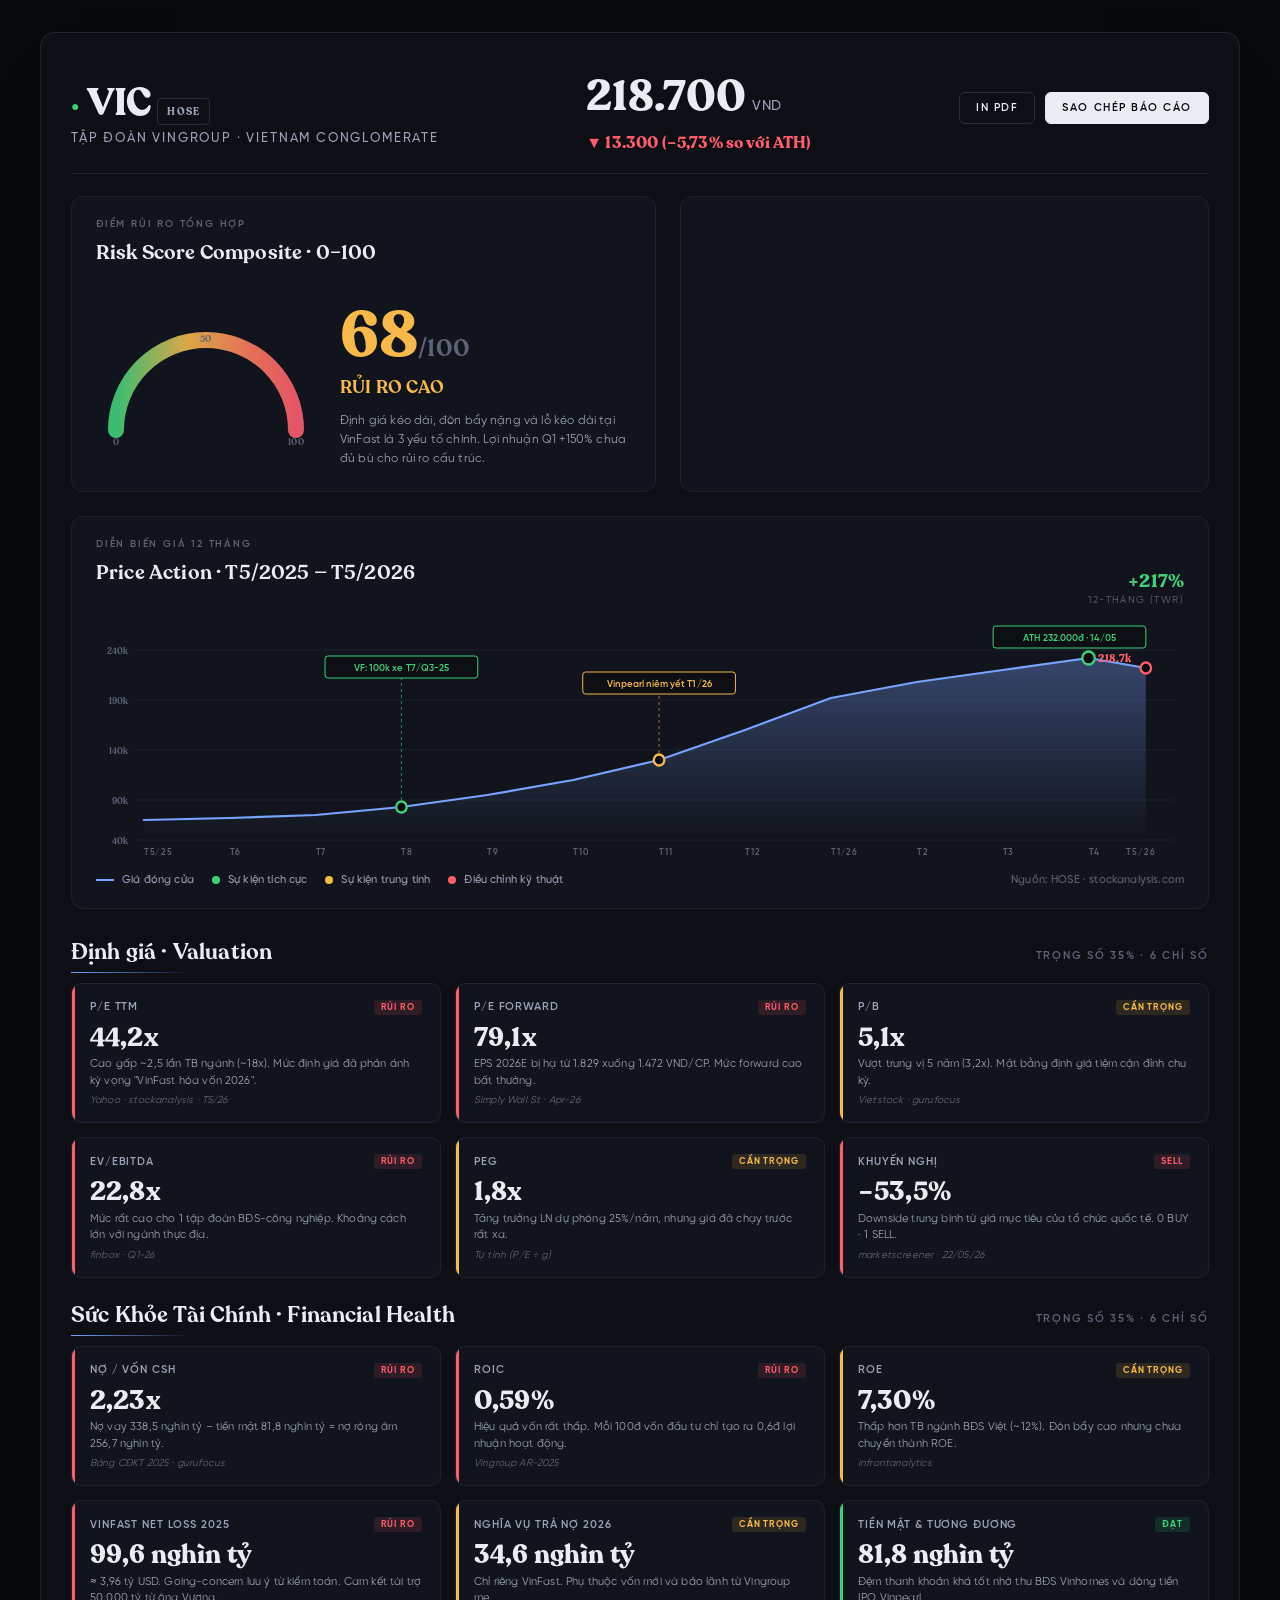
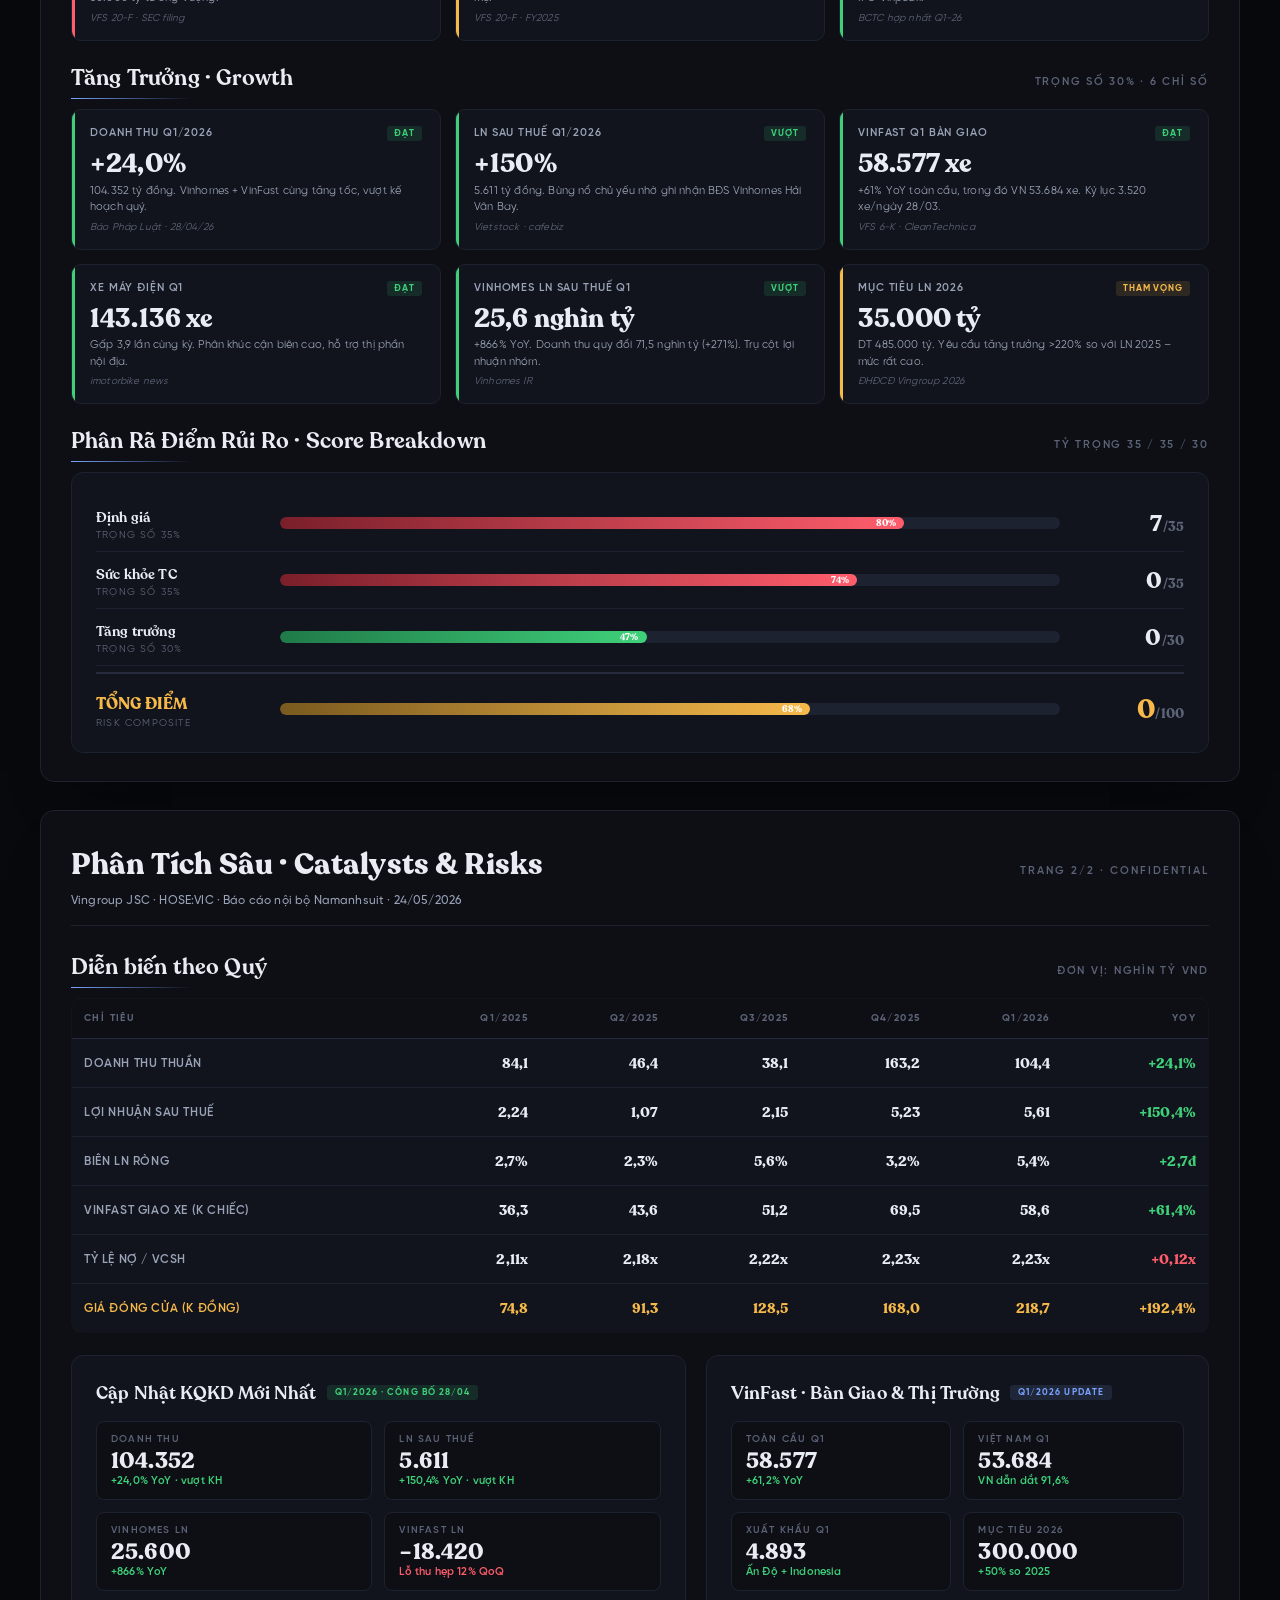
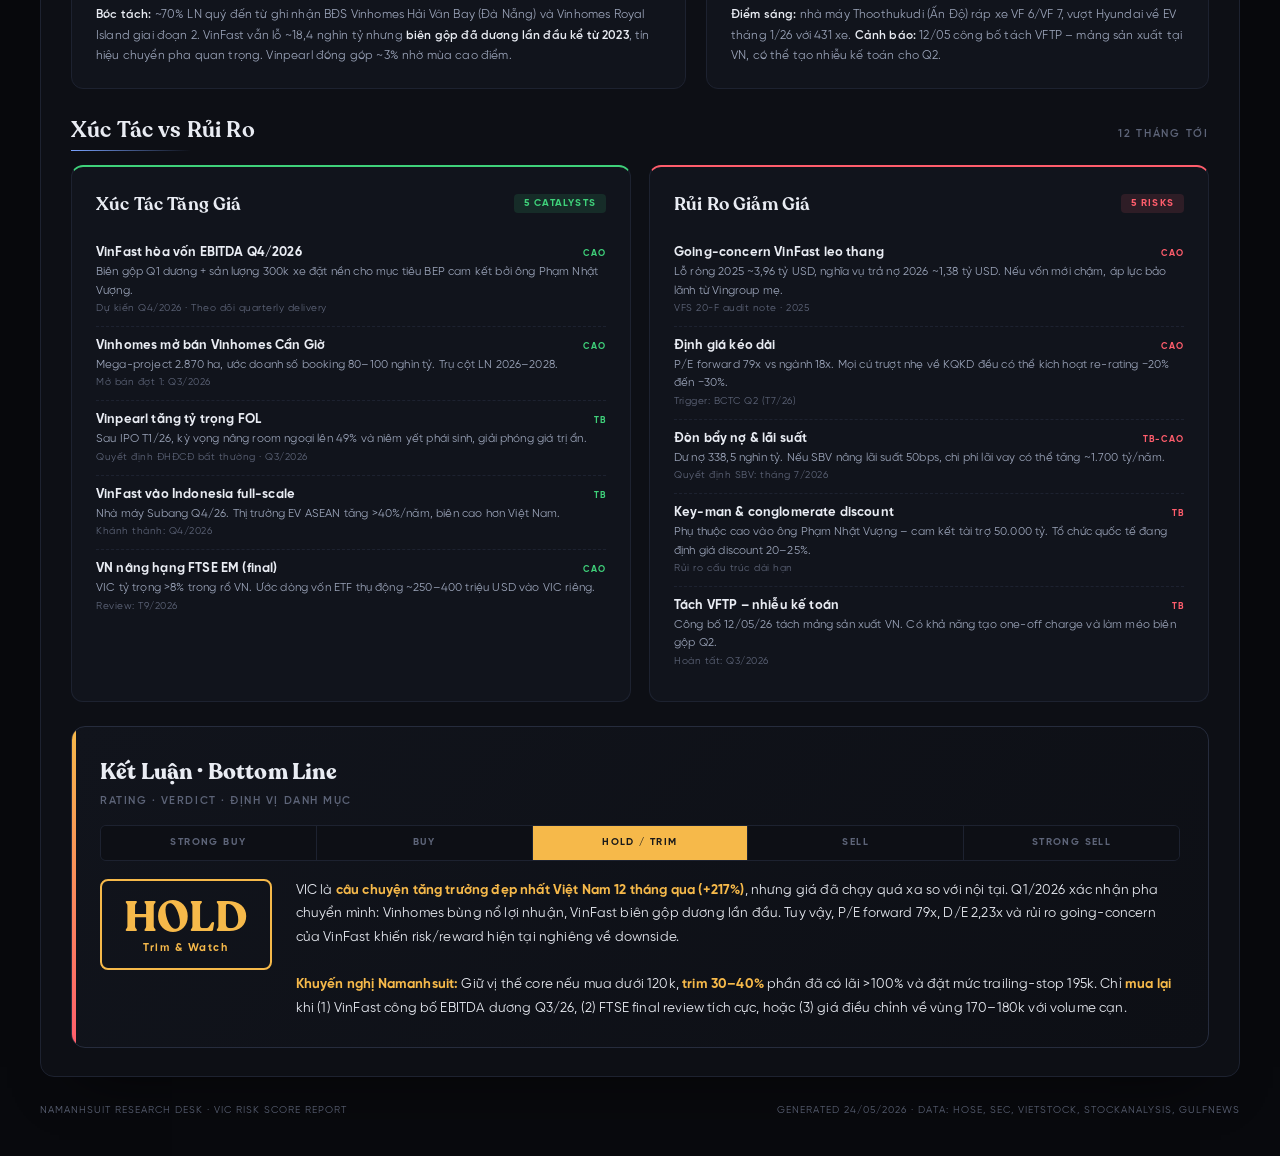
<file: vic.html>
<!DOCTYPE html>
<html lang="vi">
<head>
<meta charset="UTF-8">
<meta name="robots" content="noindex,nofollow,noarchive,nosnippet">
<meta name="viewport" content="width=device-width, initial-scale=1.0">
<title>VIC · Vingroup · Báo Cáo Điểm Rủi Ro · T5/2026</title>
<style>
@font-face{font-family:'SVN-Recoleta';src:url('./fonts/SVN-Recoleta%20Bold.otf') format('opentype');font-weight:700;font-style:normal;font-display:swap}
@font-face{font-family:'SVN-Recoleta';src:url('./fonts/SVN-Recoleta%20SemiBold.otf') format('opentype');font-weight:600;font-style:normal;font-display:swap}
@font-face{font-family:'SVN-Gilroy';src:url('./fonts/SVN-Gilroy%20Regular.otf') format('opentype');font-weight:400;font-style:normal;font-display:swap}
@font-face{font-family:'SVN-Gilroy';src:url('./fonts/SVN-Gilroy%20Medium.otf') format('opentype');font-weight:500;font-style:normal;font-display:swap}
@font-face{font-family:'SVN-Gilroy';src:url('./fonts/SVN-Gilroy%20SemiBold.otf') format('opentype');font-weight:600;font-style:normal;font-display:swap}
@font-face{font-family:'SVN-Gilroy';src:url('./fonts/SVN-Gilroy%20Bold.otf') format('opentype');font-weight:700;font-style:normal;font-display:swap}
@font-face{font-family:'SVN-Gilroy';src:url('./fonts/SVN-Gilroy%20Black.otf') format('opentype');font-weight:900;font-style:normal;font-display:swap}
@font-face{font-family:'SVN-Gilroy';src:url('./fonts/SVN-Gilroy%20Light.otf') format('opentype');font-weight:300;font-style:normal;font-display:swap}

*{margin:0;padding:0;box-sizing:border-box}
:root{
 --bg:#08090d;
 --panel:#0d0f15;
 --panel2:#11141c;
 --line:#1d2230;
 --line2:#262c3d;
 --ink:#e9ecf3;
 --ink2:#9aa3b8;
 --ink3:#5d6478;
 --green:#3fd17a;
 --green-d:#1f7a48;
 --red:#ff5d6c;
 --red-d:#7a1f2a;
 --amber:#f6b94a;
 --amber-d:#7a5a1f;
 --accent:#7aa2ff;
 --accent-d:#2c3d6e;
}
html,body{background:var(--bg);color:var(--ink);font-family:'SVN-Gilroy',-apple-system,sans-serif;font-weight:400;letter-spacing:.01em;-webkit-font-smoothing:antialiased}
.data,.num,.recoleta{font-family:'SVN-Recoleta',Georgia,serif;font-weight:700;letter-spacing:-.01em}
body{padding:32px 36px 40px;min-height:100vh}
.page{max-width:1200px;margin:0 auto 28px;background:var(--panel);border:1px solid var(--line);border-radius:14px;padding:28px 30px;position:relative;box-shadow:0 30px 60px -40px rgba(0,0,0,.8)}

/* === HEADER / STOCK BAR === */
.stockbar{display:flex;justify-content:space-between;align-items:center;padding-bottom:18px;border-bottom:1px solid var(--line);margin-bottom:22px;gap:24px;flex-wrap:wrap}
.stk-left{display:flex;align-items:baseline;gap:18px;flex-wrap:wrap}
.ticker{font-family:'SVN-Recoleta';font-size:38px;font-weight:700;letter-spacing:-.02em}
.ticker .dot{color:var(--green);font-size:14px;vertical-align:middle;margin-right:8px}
.company{font-size:13px;color:var(--ink2);font-weight:500;text-transform:uppercase;letter-spacing:.14em}
.tag{display:inline-block;font-size:10px;padding:4px 9px;border:1px solid var(--line2);border-radius:4px;color:var(--ink2);letter-spacing:.12em;text-transform:uppercase;margin-left:6px}
.stk-mid{display:flex;align-items:baseline;gap:24px}
.price{font-family:'SVN-Recoleta';font-size:42px;font-weight:700}
.price .unit{font-size:14px;color:var(--ink2);font-family:'SVN-Gilroy';font-weight:500;margin-left:6px}
.change{font-family:'SVN-Recoleta';font-size:16px;color:var(--red);font-weight:700}
.change.up{color:var(--green)}
.stk-right{display:flex;gap:10px;align-items:center}
.btn{font-family:'SVN-Gilroy';font-weight:600;font-size:11px;letter-spacing:.14em;text-transform:uppercase;padding:9px 16px;border:1px solid var(--line2);border-radius:6px;background:transparent;color:var(--ink);cursor:pointer;transition:all .15s}
.btn:hover{border-color:var(--accent);color:var(--accent)}
.btn.primary{background:var(--ink);color:var(--bg);border-color:var(--ink)}
.btn.primary:hover{background:var(--accent);color:var(--bg);border-color:var(--accent)}

/* === MASTER GRID PAGE 1 === */
.hero{display:grid;grid-template-columns:1.05fr .95fr;gap:24px;margin-bottom:24px}

/* RISK GAUGE */
.gauge-card{background:var(--panel2);border:1px solid var(--line);border-radius:12px;padding:22px 24px;display:flex;flex-direction:column;justify-content:space-between}
.card-label{font-size:10px;color:var(--ink3);letter-spacing:.18em;text-transform:uppercase;font-weight:600;margin-bottom:6px}
.card-title{font-family:'SVN-Recoleta';font-size:20px;font-weight:600;margin-bottom:18px}
.gauge-wrap{display:flex;align-items:center;gap:24px}
.gauge-svg{flex-shrink:0}
.gauge-info{flex:1}
.gauge-score{font-family:'SVN-Recoleta';font-size:64px;font-weight:700;line-height:1;color:var(--amber)}
.gauge-score .of{font-size:24px;color:var(--ink3);font-weight:600}
.gauge-label{font-family:'SVN-Recoleta';font-size:18px;color:var(--amber);font-weight:600;margin-top:6px}
.gauge-desc{font-size:12px;color:var(--ink2);line-height:1.6;margin-top:10px}

/* KPI STRIP */
.kpi-strip{background:var(--panel2);border:1px solid var(--line);border-radius:12px;padding:22px 24px;display:grid;grid-template-columns:1fr 1fr;gap:18px 22px}
.kpi{display:flex;flex-direction:column;gap:4px;padding:8px 0;border-left:2px solid var(--line2);padding-left:14px}
.kpi.good{border-left-color:var(--green)}
.kpi.bad{border-left-color:var(--red)}
.kpi.warn{border-left-color:var(--amber)}
.kpi .k{font-size:10px;color:var(--ink3);letter-spacing:.14em;text-transform:uppercase;font-weight:600}
.kpi .v{font-family:'SVN-Recoleta';font-size:22px;font-weight:700;line-height:1.1}
.kpi .s{font-size:11px;color:var(--ink2);font-weight:500}
.kpi.good .v{color:var(--green)}
.kpi.bad .v{color:var(--red)}
.kpi.warn .v{color:var(--amber)}

/* PRICE CHART */
.chart-card{background:var(--panel2);border:1px solid var(--line);border-radius:12px;padding:22px 24px;margin-bottom:24px}
.chart-head{display:flex;justify-content:space-between;align-items:flex-end;margin-bottom:14px}
.chart-svg{width:100%;height:240px;display:block}
.chart-legend{display:flex;gap:18px;margin-top:14px;flex-wrap:wrap}
.lg{display:flex;align-items:center;gap:8px;font-size:11px;color:var(--ink2);font-weight:500}
.lg .sw{width:18px;height:2px;background:var(--accent)}
.lg .sw.dot{width:8px;height:8px;border-radius:50%;background:var(--green)}
.lg .sw.dot.red{background:var(--red)}
.lg .sw.dot.amber{background:var(--amber)}

/* SECTION HEADER */
.sec-h{display:flex;align-items:baseline;justify-content:space-between;margin:6px 0 14px}
.sec-h .t{font-family:'SVN-Recoleta';font-size:22px;font-weight:600}
.sec-h .tt{font-size:11px;color:var(--ink3);letter-spacing:.16em;text-transform:uppercase;font-weight:600}

/* METRIC CARDS GRID */
.metric-grid{display:grid;grid-template-columns:repeat(3,1fr);gap:14px;margin-bottom:18px}
.m-card{background:var(--panel2);border:1px solid var(--line);border-radius:10px;padding:16px 18px;position:relative;overflow:hidden}
.m-card::before{content:'';position:absolute;top:0;left:0;width:3px;height:100%;background:var(--ink3)}
.m-card.good::before{background:var(--green)}
.m-card.bad::before{background:var(--red)}
.m-card.warn::before{background:var(--amber)}
.m-card .mt{display:flex;justify-content:space-between;align-items:center;margin-bottom:8px}
.m-card .mn{font-size:11px;color:var(--ink2);font-weight:600;letter-spacing:.08em;text-transform:uppercase}
.m-card .ms{font-size:9px;padding:3px 7px;border-radius:3px;font-weight:700;letter-spacing:.1em}
.m-card.good .ms{background:rgba(63,209,122,.12);color:var(--green)}
.m-card.bad .ms{background:rgba(255,93,108,.12);color:var(--red)}
.m-card.warn .ms{background:rgba(246,185,74,.12);color:var(--amber)}
.m-card .mv{font-family:'SVN-Recoleta';font-size:26px;font-weight:700;line-height:1.1}
.m-card .mb{font-size:11px;color:var(--ink2);margin-top:5px;line-height:1.5}
.m-card .mq{font-size:10px;color:var(--ink3);margin-top:6px;font-style:italic}

/* SCORE BREAKDOWN */
.scorebar{background:var(--panel2);border:1px solid var(--line);border-radius:12px;padding:22px 24px;margin-top:6px}
.sb-row{display:grid;grid-template-columns:170px 1fr 110px;gap:14px;align-items:center;padding:10px 0;border-bottom:1px solid var(--line)}
.sb-row:last-child{border-bottom:none}
.sb-name{display:flex;flex-direction:column;gap:2px}
.sb-name .nm{font-family:'SVN-Recoleta';font-size:14px;font-weight:600}
.sb-name .wt{font-size:10px;color:var(--ink3);letter-spacing:.12em;text-transform:uppercase}
.sb-track{height:12px;background:var(--line);border-radius:6px;overflow:hidden;position:relative}
.sb-fill{height:100%;border-radius:6px;display:flex;align-items:center;justify-content:flex-end;padding-right:8px;color:#fff;font-family:'SVN-Recoleta';font-size:9px;font-weight:700}
.sb-fill.red{background:linear-gradient(90deg,#7a1f2a,var(--red))}
.sb-fill.amber{background:linear-gradient(90deg,#7a5a1f,var(--amber))}
.sb-fill.green{background:linear-gradient(90deg,#1f7a48,var(--green))}
.sb-score{font-family:'SVN-Recoleta';font-size:22px;font-weight:700;text-align:right}
.sb-score .of{font-size:13px;color:var(--ink3)}
.sb-total{display:grid;grid-template-columns:170px 1fr 110px;gap:14px;align-items:center;padding-top:14px;margin-top:6px;border-top:2px solid var(--line2)}
.sb-total .nm{font-family:'SVN-Recoleta';font-size:16px;font-weight:700;color:var(--amber)}
.sb-total .sb-score{color:var(--amber);font-size:26px}

/* === PAGE 2 === */
.page2-head{display:flex;justify-content:space-between;align-items:baseline;padding-bottom:18px;border-bottom:1px solid var(--line);margin-bottom:22px}
.page2-head .h1{font-family:'SVN-Recoleta';font-size:30px;font-weight:700}
.page2-head .h2{font-size:11px;color:var(--ink3);letter-spacing:.18em;text-transform:uppercase;font-weight:600}

/* QUARTERLY TABLE */
.qtable{width:100%;border-collapse:collapse;margin-bottom:8px;background:var(--panel2);border-radius:10px;overflow:hidden;border:1px solid var(--line)}
.qtable th{font-size:10px;color:var(--ink3);letter-spacing:.14em;text-transform:uppercase;font-weight:700;padding:14px 12px;text-align:right;border-bottom:1px solid var(--line2);background:var(--panel)}
.qtable th:first-child{text-align:left}
.qtable td{padding:13px 12px;text-align:right;border-bottom:1px solid var(--line);font-family:'SVN-Recoleta';font-size:14px;font-weight:700}
.qtable td:first-child{text-align:left;font-family:'SVN-Gilroy';font-weight:600;font-size:12px;color:var(--ink2);letter-spacing:.05em;text-transform:uppercase}
.qtable tr:last-child td{border-bottom:none}
.qtable tr:last-child td{color:var(--amber)}
.qtable .pos{color:var(--green)}
.qtable .neg{color:var(--red)}

/* EARNINGS PANEL */
.split-2{display:grid;grid-template-columns:1.1fr .9fr;gap:20px;margin:22px 0}
.panel{background:var(--panel2);border:1px solid var(--line);border-radius:12px;padding:22px 24px}
.panel-h{font-family:'SVN-Recoleta';font-size:18px;font-weight:600;margin-bottom:14px;display:flex;align-items:center;gap:10px}
.panel-h .pill{font-size:9px;font-family:'SVN-Gilroy';font-weight:700;padding:3px 8px;border-radius:3px;letter-spacing:.12em;text-transform:uppercase;background:rgba(122,162,255,.12);color:var(--accent)}
.panel-h .pill.green{background:rgba(63,209,122,.12);color:var(--green)}
.earn-grid{display:grid;grid-template-columns:1fr 1fr;gap:12px;margin-bottom:14px}
.eg{padding:12px 14px;background:var(--panel);border:1px solid var(--line);border-radius:8px}
.eg .k{font-size:10px;color:var(--ink3);letter-spacing:.12em;text-transform:uppercase;font-weight:600;margin-bottom:4px}
.eg .v{font-family:'SVN-Recoleta';font-size:22px;font-weight:700;line-height:1}
.eg .d{font-size:11px;margin-top:4px;font-weight:600}
.eg .d.up{color:var(--green)}
.eg .d.dn{color:var(--red)}
.earn-note{font-size:12px;color:var(--ink2);line-height:1.7;margin-top:8px}
.earn-note strong{color:var(--ink);font-weight:600}

/* CATALYSTS vs RISKS DUAL */
.dual{display:grid;grid-template-columns:1fr 1fr;gap:18px;margin:18px 0 24px}
.dual-col{background:var(--panel2);border:1px solid var(--line);border-radius:12px;padding:22px 24px}
.dual-col.cat{border-top:2px solid var(--green)}
.dual-col.risk{border-top:2px solid var(--red)}
.dual-h{font-family:'SVN-Recoleta';font-size:18px;font-weight:600;margin-bottom:16px;display:flex;justify-content:space-between;align-items:center}
.dual-h .pill{font-size:10px;font-family:'SVN-Gilroy';font-weight:700;padding:4px 10px;border-radius:4px;letter-spacing:.12em;text-transform:uppercase}
.dual-col.cat .pill{background:rgba(63,209,122,.12);color:var(--green)}
.dual-col.risk .pill{background:rgba(255,93,108,.12);color:var(--red)}
.dual-item{padding:12px 0;border-bottom:1px dashed var(--line)}
.dual-item:last-child{border-bottom:none}
.di-top{display:flex;justify-content:space-between;align-items:baseline;gap:10px;margin-bottom:4px}
.di-name{font-family:'SVN-Gilroy';font-size:13px;font-weight:700;color:var(--ink)}
.di-imp{font-size:9px;letter-spacing:.12em;text-transform:uppercase;font-weight:700;color:var(--ink3)}
.dual-col.cat .di-imp{color:var(--green)}
.dual-col.risk .di-imp{color:var(--red)}
.di-desc{font-size:11.5px;color:var(--ink2);line-height:1.6}
.di-date{font-size:10px;color:var(--ink3);margin-top:3px;letter-spacing:.05em}

/* BOTTOM LINE */
.bottom{background:linear-gradient(135deg,var(--panel2) 0%,var(--panel) 100%);border:1px solid var(--line2);border-radius:14px;padding:26px 28px;margin-top:6px;position:relative;overflow:hidden}
.bottom::before{content:'';position:absolute;top:0;left:0;width:4px;height:100%;background:linear-gradient(180deg,var(--amber),var(--red))}
.bl-h{font-family:'SVN-Recoleta';font-size:22px;font-weight:700;margin-bottom:6px}
.bl-sub{font-size:11px;color:var(--ink3);letter-spacing:.14em;text-transform:uppercase;font-weight:600;margin-bottom:18px}
.rating-bar{display:flex;height:36px;border-radius:6px;overflow:hidden;border:1px solid var(--line);margin-bottom:18px;position:relative}
.rb-seg{flex:1;display:flex;align-items:center;justify-content:center;font-size:10px;font-weight:700;letter-spacing:.14em;text-transform:uppercase;color:var(--ink3);background:var(--panel);border-right:1px solid var(--line);position:relative}
.rb-seg:last-child{border-right:none}
.rb-seg.active{background:var(--amber);color:#1a1a1a}
.rb-seg.active::after{content:'';position:absolute;bottom:-9px;left:50%;transform:translateX(-50%);width:0;height:0;border-left:8px solid transparent;border-right:8px solid transparent;border-bottom:8px solid var(--amber)}
.verdict{display:grid;grid-template-columns:auto 1fr;gap:24px;align-items:start}
.v-tag{font-family:'SVN-Recoleta';font-size:42px;font-weight:700;color:var(--amber);line-height:1;border:2px solid var(--amber);padding:14px 22px;border-radius:8px;text-align:center}
.v-tag .sub{font-size:11px;font-family:'SVN-Gilroy';font-weight:700;color:var(--amber);letter-spacing:.14em;display:block;margin-top:6px}
.v-text{font-size:13.5px;color:var(--ink);line-height:1.75}
.v-text strong{color:var(--amber);font-weight:700}

footer{max-width:1200px;margin:24px auto 0;display:flex;justify-content:space-between;font-size:10px;color:var(--ink3);letter-spacing:.1em;text-transform:uppercase}

/* PRINT */
@media print{
 body{padding:0}
 .page{box-shadow:none;page-break-after:always;margin:0;border-radius:0;border:none}
 .stk-right{display:none}
}
</style>
<link rel="stylesheet" href="./anim.css"></head>
<body>

<!-- ============ PAGE 1 ============ -->
<section class="page" id="page1">

 <!-- STOCK BAR -->
 <div class="stockbar">
  <div class="stk-left">
   <div>
    <div class="ticker"><span class="dot">●</span>VIC<span class="tag">HOSE</span></div>
    <div class="company">Tập Đoàn Vingroup · Vietnam Conglomerate</div>
   </div>
  </div>
  <div class="stk-mid">
   <div>
    <div class="price">218.700<span class="unit">VND</span></div>
    <div class="change">▼ 13.300 (−5,73% so với ATH)</div>
   </div>
  </div>
  <div class="stk-right">
   <button class="btn" onclick="window.print()">In PDF</button>
   <button class="btn primary" id="copyBtn" onclick="copyReport()">Sao chép báo cáo</button>
  </div>
 </div>

 <!-- HERO: GAUGE + KPI -->
 <div class="hero">
  <div class="gauge-card">
   <div>
    <div class="card-label">Điểm Rủi Ro Tổng Hợp</div>
    <div class="card-title">Risk Score Composite · 0–100</div>
   </div>
   <div class="gauge-wrap">
    <svg class="gauge-svg" viewBox="0 0 220 130" width="220" height="130">
     <defs>
      <linearGradient id="ggrad" x1="0%" y1="0%" x2="100%" y2="0%">
       <stop offset="0%" stop-color="#3fd17a"/>
       <stop offset="40%" stop-color="#f6b94a"/>
       <stop offset="75%" stop-color="#ff7a5d"/>
       <stop offset="100%" stop-color="#ff5d6c"/>
      </linearGradient>
     </defs>
     <!-- gauge arc bg -->
     <path d="M 20 110 A 90 90 0 0 1 200 110" fill="none" stroke="#1d2230" stroke-width="16" stroke-linecap="round"/>
     <!-- gauge arc filled -->
     <path d="M 20 110 A 90 90 0 0 1 200 110" fill="none" stroke="url(#ggrad)" stroke-width="16" stroke-linecap="round" stroke-dasharray="283" stroke-dashoffset="0" opacity=".88"/>
     <!-- needle at 68 (out of 100) — angle = 180*0.68 = 122.4° → from left (180°) -->
     <!-- needle from center 110,110 -->
     <g transform="rotate(-58 110 110)">
      <line x1="110" y1="110" x2="110" y2="32" stroke="#e9ecf3" stroke-width="2.5" stroke-linecap="round"/>
      <circle cx="110" cy="110" r="7" fill="#08090d" stroke="#e9ecf3" stroke-width="2"/>
     </g>
     <!-- ticks -->
     <text x="20" y="125" font-family="SVN-Recoleta" font-size="9" fill="#5d6478" text-anchor="middle">0</text>
     <text x="200" y="125" font-family="SVN-Recoleta" font-size="9" fill="#5d6478" text-anchor="middle">100</text>
     <text x="110" y="22" font-family="SVN-Recoleta" font-size="9" fill="#5d6478" text-anchor="middle">50</text>
    </svg>
    <div class="gauge-info">
     <div class="gauge-score">68<span class="of">/100</span></div>
     <div class="gauge-label">RỦI RO CAO</div>
     <div class="gauge-desc">Định giá kéo dài, đòn bẩy nặng và lỗ kéo dài tại VinFast là 3 yếu tố chính. Lợi nhuận Q1 +150% chưa đủ bù cho rủi ro cấu trúc.</div>
    </div>
   </div>
  </div>

  <div class="kpi-strip">
   <div class="kpi bad"><div class="k">Vốn hóa</div><div class="v">~64 tỷ USD</div><div class="s">≈ 1.620.000 tỷ VND · #1 HOSE</div></div>
   <div class="kpi warn"><div class="k">P/E (TTM)</div><div class="v">44,2x</div><div class="s">Cao vs trung bình ngành ~18x</div></div>
   <div class="kpi good"><div class="k">DT 2025</div><div class="v">331,8 nghìn tỷ</div><div class="s">+75,5% YoY</div></div>
   <div class="kpi warn"><div class="k">LN sau thuế 2025</div><div class="v">10,7 nghìn tỷ</div><div class="s">−5,7% YoY</div></div>
   <div class="kpi bad"><div class="k">Tỷ lệ D/E</div><div class="v">2,23x</div><div class="s">Nợ vay ~338 nghìn tỷ</div></div>
   <div class="kpi bad"><div class="k">ROIC</div><div class="v">0,59%</div><div class="s">ROE 7,30% · hiệu quả vốn thấp</div></div>
  </div>
 </div>

 <!-- PRICE CHART -->
 <div class="chart-card">
  <div class="chart-head">
   <div>
    <div class="card-label">Diễn biến giá 12 tháng</div>
    <div class="card-title">Price Action · T5/2025 — T5/2026</div>
   </div>
   <div style="text-align:right">
    <div style="font-family:'SVN-Recoleta';font-size:18px;font-weight:700;color:var(--green)">+217%</div>
    <div style="font-size:10px;color:var(--ink3);letter-spacing:.14em;text-transform:uppercase">12-tháng (TWR)</div>
   </div>
  </div>
  <svg class="chart-svg" viewBox="0 0 1140 240" preserveAspectRatio="none">
   <defs>
    <linearGradient id="pgrad" x1="0" x2="0" y1="0" y2="1">
     <stop offset="0%" stop-color="#7aa2ff" stop-opacity=".35"/>
     <stop offset="100%" stop-color="#7aa2ff" stop-opacity="0"/>
    </linearGradient>
   </defs>
   <!-- y grid -->
   <g stroke="#1d2230" stroke-width="1">
    <line x1="40" y1="30" x2="1130" y2="30"/>
    <line x1="40" y1="80" x2="1130" y2="80"/>
    <line x1="40" y1="130" x2="1130" y2="130"/>
    <line x1="40" y1="180" x2="1130" y2="180"/>
    <line x1="40" y1="220" x2="1130" y2="220"/>
   </g>
   <!-- y labels -->
   <g font-family="SVN-Recoleta" font-size="9" fill="#5d6478">
    <text x="34" y="34" text-anchor="end">240k</text>
    <text x="34" y="84" text-anchor="end">190k</text>
    <text x="34" y="134" text-anchor="end">140k</text>
    <text x="34" y="184" text-anchor="end">90k</text>
    <text x="34" y="224" text-anchor="end">40k</text>
   </g>
   <!-- x labels (months) -->
   <g font-family="SVN-Gilroy" font-size="9" font-weight="600" fill="#5d6478" letter-spacing="1">
    <text x="50" y="235">T5/25</text>
    <text x="140" y="235">T6</text>
    <text x="230" y="235">T7</text>
    <text x="320" y="235">T8</text>
    <text x="410" y="235">T9</text>
    <text x="500" y="235">T10</text>
    <text x="590" y="235">T11</text>
    <text x="680" y="235">T12</text>
    <text x="770" y="235">T1/26</text>
    <text x="860" y="235">T2</text>
    <text x="950" y="235">T3</text>
    <text x="1040" y="235">T4</text>
    <text x="1110" y="235" text-anchor="end">T5/26</text>
   </g>
   <!-- area fill — 12 month VIC price approx (low ~69k → high 232k) -->
   <path d="M 50 200 L 140 198 L 230 195 L 320 187 L 410 175 L 500 160 L 590 140 L 680 110 L 770 78 L 860 62 L 950 50 L 1040 38 L 1100 48 L 1100 220 L 50 220 Z" fill="url(#pgrad)"/>
   <!-- price line -->
   <path d="M 50 200 L 140 198 L 230 195 L 320 187 L 410 175 L 500 160 L 590 140 L 680 110 L 770 78 L 860 62 L 950 50 L 1040 38 L 1100 48"
         fill="none" stroke="#7aa2ff" stroke-width="2.2" stroke-linejoin="round" stroke-linecap="round"/>
   <!-- markers -->
   <!-- M1: VinFast 1 triệu xe (T8/25) — green -->
   <circle cx="320" cy="187" r="5.5" fill="#08090d" stroke="#3fd17a" stroke-width="2.4"/>
   <line x1="320" y1="180" x2="320" y2="55" stroke="#3fd17a" stroke-dasharray="3 3" stroke-width="1" opacity=".6"/>
   <rect x="240" y="36" width="160" height="22" rx="3" fill="#0d0f15" stroke="#3fd17a" stroke-width="1"/>
   <text x="320" y="51" font-family="SVN-Gilroy" font-size="10" font-weight="600" fill="#3fd17a" text-anchor="middle">VF: 100k xe T7/Q3-25</text>
   <!-- M2: Vinpearl IPO (T11/25) — amber -->
   <circle cx="590" cy="140" r="5.5" fill="#08090d" stroke="#f6b94a" stroke-width="2.4"/>
   <line x1="590" y1="133" x2="590" y2="72" stroke="#f6b94a" stroke-dasharray="3 3" stroke-width="1" opacity=".6"/>
   <rect x="510" y="52" width="160" height="22" rx="3" fill="#0d0f15" stroke="#f6b94a" stroke-width="1"/>
   <text x="590" y="67" font-family="SVN-Gilroy" font-size="10" font-weight="600" fill="#f6b94a" text-anchor="middle">Vinpearl niêm yết T1/26</text>
   <!-- M3: ATH 232k (T5/26) — green -->
   <circle cx="1040" cy="38" r="6.5" fill="#08090d" stroke="#3fd17a" stroke-width="2.4"/>
   <rect x="940" y="6" width="160" height="22" rx="3" fill="#0d0f15" stroke="#3fd17a" stroke-width="1"/>
   <text x="1020" y="21" font-family="SVN-Gilroy" font-size="10" font-weight="600" fill="#3fd17a" text-anchor="middle">ATH 232.000đ · 14/05</text>
   <!-- M4: Pullback (May 22) — red -->
   <circle cx="1100" cy="48" r="5.5" fill="#08090d" stroke="#ff5d6c" stroke-width="2.4"/>
   <text x="1085" y="42" font-family="SVN-Recoleta" font-size="11" font-weight="700" fill="#ff5d6c" text-anchor="end">218.7k</text>
  </svg>
  <div class="chart-legend">
   <div class="lg"><span class="sw"></span>Giá đóng cửa</div>
   <div class="lg"><span class="sw dot"></span>Sự kiện tích cực</div>
   <div class="lg"><span class="sw dot amber"></span>Sự kiện trung tính</div>
   <div class="lg"><span class="sw dot red"></span>Điều chỉnh kỹ thuật</div>
   <div class="lg" style="margin-left:auto;color:var(--ink3)">Nguồn: HOSE · stockanalysis.com</div>
  </div>
 </div>

 <!-- VALUATION -->
 <div class="sec-h">
  <div class="t">Định giá · Valuation</div>
  <div class="tt">Trọng số 35% · 6 chỉ số</div>
 </div>
 <div class="metric-grid">
  <div class="m-card bad">
   <div class="mt"><div class="mn">P/E TTM</div><div class="ms">RỦI RO</div></div>
   <div class="mv">44,2x</div>
   <div class="mb">Cao gấp ~2,5 lần TB ngành (~18x). Mức định giá đã phản ánh kỳ vọng "VinFast hòa vốn 2026".</div>
   <div class="mq">Yahoo · stockanalysis · T5/26</div>
  </div>
  <div class="m-card bad">
   <div class="mt"><div class="mn">P/E Forward</div><div class="ms">RỦI RO</div></div>
   <div class="mv">79,1x</div>
   <div class="mb">EPS 2026E bị hạ từ 1.829 xuống 1.472 VND/CP. Mức forward cao bất thường.</div>
   <div class="mq">Simply Wall St · Apr-26</div>
  </div>
  <div class="m-card warn">
   <div class="mt"><div class="mn">P/B</div><div class="ms">CẨN TRỌNG</div></div>
   <div class="mv">5,1x</div>
   <div class="mb">Vượt trung vị 5 năm (3,2x). Mặt bằng định giá tiệm cận đỉnh chu kỳ.</div>
   <div class="mq">Vietstock · gurufocus</div>
  </div>
  <div class="m-card bad">
   <div class="mt"><div class="mn">EV/EBITDA</div><div class="ms">RỦI RO</div></div>
   <div class="mv">22,8x</div>
   <div class="mb">Mức rất cao cho 1 tập đoàn BĐS-công nghiệp. Khoảng cách lớn với ngành thực địa.</div>
   <div class="mq">finbox · Q1-26</div>
  </div>
  <div class="m-card warn">
   <div class="mt"><div class="mn">PEG</div><div class="ms">CẨN TRỌNG</div></div>
   <div class="mv">1,8x</div>
   <div class="mb">Tăng trưởng LN dự phóng 25%/năm, nhưng giá đã chạy trước rất xa.</div>
   <div class="mq">Tự tính (P/E ÷ g)</div>
  </div>
  <div class="m-card bad">
   <div class="mt"><div class="mn">Khuyến nghị</div><div class="ms">SELL</div></div>
   <div class="mv">−53,5%</div>
   <div class="mb">Downside trung bình từ giá mục tiêu của tổ chức quốc tế. 0 BUY · 1 SELL.</div>
   <div class="mq">marketscreener · 22/05/26</div>
  </div>
 </div>

 <!-- FINANCIAL HEALTH -->
 <div class="sec-h">
  <div class="t">Sức Khỏe Tài Chính · Financial Health</div>
  <div class="tt">Trọng số 35% · 6 chỉ số</div>
 </div>
 <div class="metric-grid">
  <div class="m-card bad">
   <div class="mt"><div class="mn">Nợ / Vốn CSH</div><div class="ms">RỦI RO</div></div>
   <div class="mv">2,23x</div>
   <div class="mb">Nợ vay 338,5 nghìn tỷ – tiền mặt 81,8 nghìn tỷ = nợ ròng âm 256,7 nghìn tỷ.</div>
   <div class="mq">Bảng CĐKT 2025 · gurufocus</div>
  </div>
  <div class="m-card bad">
   <div class="mt"><div class="mn">ROIC</div><div class="ms">RỦI RO</div></div>
   <div class="mv">0,59%</div>
   <div class="mb">Hiệu quả vốn rất thấp. Mỗi 100đ vốn đầu tư chỉ tạo ra 0,6đ lợi nhuận hoạt động.</div>
   <div class="mq">Vingroup AR-2025</div>
  </div>
  <div class="m-card warn">
   <div class="mt"><div class="mn">ROE</div><div class="ms">CẨN TRỌNG</div></div>
   <div class="mv">7,30%</div>
   <div class="mb">Thấp hơn TB ngành BĐS Việt (~12%). Đòn bẩy cao nhưng chưa chuyển thành ROE.</div>
   <div class="mq">infrontanalytics</div>
  </div>
  <div class="m-card bad">
   <div class="mt"><div class="mn">VinFast Net Loss 2025</div><div class="ms">RỦI RO</div></div>
   <div class="mv">99,6 nghìn tỷ</div>
   <div class="mb">≈ 3,96 tỷ USD. Going-concern lưu ý từ kiểm toán. Cam kết tài trợ 50.000 tỷ từ ông Vượng.</div>
   <div class="mq">VFS 20-F · SEC filing</div>
  </div>
  <div class="m-card warn">
   <div class="mt"><div class="mn">Nghĩa vụ trả nợ 2026</div><div class="ms">CẨN TRỌNG</div></div>
   <div class="mv">34,6 nghìn tỷ</div>
   <div class="mb">Chỉ riêng VinFast. Phụ thuộc vốn mới và bảo lãnh từ Vingroup mẹ.</div>
   <div class="mq">VFS 20-F · FY2025</div>
  </div>
  <div class="m-card good">
   <div class="mt"><div class="mn">Tiền mặt &amp; tương đương</div><div class="ms">ĐẠT</div></div>
   <div class="mv">81,8 nghìn tỷ</div>
   <div class="mb">Đệm thanh khoản khá tốt nhờ thu BĐS Vinhomes và dòng tiền IPO Vinpearl.</div>
   <div class="mq">BCTC hợp nhất Q1-26</div>
  </div>
 </div>

 <!-- GROWTH -->
 <div class="sec-h">
  <div class="t">Tăng Trưởng · Growth</div>
  <div class="tt">Trọng số 30% · 6 chỉ số</div>
 </div>
 <div class="metric-grid">
  <div class="m-card good">
   <div class="mt"><div class="mn">Doanh thu Q1/2026</div><div class="ms">ĐẠT</div></div>
   <div class="mv">+24,0%</div>
   <div class="mb">104.352 tỷ đồng. Vinhomes + VinFast cùng tăng tốc, vượt kế hoạch quý.</div>
   <div class="mq">Báo Pháp Luật · 28/04/26</div>
  </div>
  <div class="m-card good">
   <div class="mt"><div class="mn">LN sau thuế Q1/2026</div><div class="ms">VƯỢT</div></div>
   <div class="mv">+150%</div>
   <div class="mb">5.611 tỷ đồng. Bùng nổ chủ yếu nhờ ghi nhận BĐS Vinhomes Hải Vân Bay.</div>
   <div class="mq">Vietstock · cafebiz</div>
  </div>
  <div class="m-card good">
   <div class="mt"><div class="mn">VinFast Q1 bàn giao</div><div class="ms">ĐẠT</div></div>
   <div class="mv">58.577 xe</div>
   <div class="mb">+61% YoY toàn cầu, trong đó VN 53.684 xe. Kỷ lục 3.520 xe/ngày 28/03.</div>
   <div class="mq">VFS 6-K · CleanTechnica</div>
  </div>
  <div class="m-card good">
   <div class="mt"><div class="mn">Xe máy điện Q1</div><div class="ms">ĐẠT</div></div>
   <div class="mv">143.136 xe</div>
   <div class="mb">Gấp 3,9 lần cùng kỳ. Phân khúc cận biên cao, hỗ trợ thị phần nội địa.</div>
   <div class="mq">imotorbike news</div>
  </div>
  <div class="m-card good">
   <div class="mt"><div class="mn">Vinhomes LN sau thuế Q1</div><div class="ms">VƯỢT</div></div>
   <div class="mv">25,6 nghìn tỷ</div>
   <div class="mb">+866% YoY. Doanh thu quy đổi 71,5 nghìn tỷ (+271%). Trụ cột lợi nhuận nhóm.</div>
   <div class="mq">Vinhomes IR</div>
  </div>
  <div class="m-card warn">
   <div class="mt"><div class="mn">Mục tiêu LN 2026</div><div class="ms">THAM VỌNG</div></div>
   <div class="mv">35.000 tỷ</div>
   <div class="mb">DT 485.000 tỷ. Yêu cầu tăng trưởng &gt;220% so với LN 2025 – mức rất cao.</div>
   <div class="mq">ĐHĐCĐ Vingroup 2026</div>
  </div>
 </div>

 <!-- SCORE BREAKDOWN -->
 <div class="sec-h">
  <div class="t">Phân Rã Điểm Rủi Ro · Score Breakdown</div>
  <div class="tt">Tỷ trọng 35 / 35 / 30</div>
 </div>
 <div class="scorebar">
  <div class="sb-row">
   <div class="sb-name"><div class="nm">Định giá</div><div class="wt">Trọng số 35%</div></div>
   <div class="sb-track"><div class="sb-fill red" style="width:80%">80%</div></div>
   <div class="sb-score">28<span class="of">/35</span></div>
  </div>
  <div class="sb-row">
   <div class="sb-name"><div class="nm">Sức khỏe TC</div><div class="wt">Trọng số 35%</div></div>
   <div class="sb-track"><div class="sb-fill red" style="width:74%">74%</div></div>
   <div class="sb-score">26<span class="of">/35</span></div>
  </div>
  <div class="sb-row">
   <div class="sb-name"><div class="nm">Tăng trưởng</div><div class="wt">Trọng số 30%</div></div>
   <div class="sb-track"><div class="sb-fill green" style="width:47%">47%</div></div>
   <div class="sb-score">14<span class="of">/30</span></div>
  </div>
  <div class="sb-total">
   <div class="sb-name"><div class="nm" style="color:var(--amber)">TỔNG ĐIỂM</div><div class="wt">Risk Composite</div></div>
   <div class="sb-track"><div class="sb-fill amber" style="width:68%">68%</div></div>
   <div class="sb-score">68<span class="of">/100</span></div>
  </div>
 </div>

</section>

<!-- ============ PAGE 2 ============ -->
<section class="page" id="page2">

 <div class="page2-head">
  <div>
   <div class="h1">Phân Tích Sâu · Catalysts &amp; Risks</div>
   <div style="font-size:12px;color:var(--ink2);font-weight:500;margin-top:6px">Vingroup JSC · HOSE:VIC · Báo cáo nội bộ Namanhsuit · 24/05/2026</div>
  </div>
  <div class="h2">Trang 2/2 · Confidential</div>
 </div>

 <!-- QUARTERLY TABLE -->
 <div class="sec-h">
  <div class="t">Diễn biến theo Quý</div>
  <div class="tt">Đơn vị: nghìn tỷ VND</div>
 </div>
 <table class="qtable">
  <thead>
   <tr>
    <th>Chỉ tiêu</th>
    <th>Q1/2025</th>
    <th>Q2/2025</th>
    <th>Q3/2025</th>
    <th>Q4/2025</th>
    <th>Q1/2026</th>
    <th>YoY</th>
   </tr>
  </thead>
  <tbody>
   <tr>
    <td>Doanh thu thuần</td>
    <td>84,1</td>
    <td>46,4</td>
    <td>38,1</td>
    <td>163,2</td>
    <td>104,4</td>
    <td class="pos">+24,1%</td>
   </tr>
   <tr>
    <td>Lợi nhuận sau thuế</td>
    <td>2,24</td>
    <td>1,07</td>
    <td>2,15</td>
    <td>5,23</td>
    <td>5,61</td>
    <td class="pos">+150,4%</td>
   </tr>
   <tr>
    <td>Biên LN ròng</td>
    <td>2,7%</td>
    <td>2,3%</td>
    <td>5,6%</td>
    <td>3,2%</td>
    <td>5,4%</td>
    <td class="pos">+2,7đ</td>
   </tr>
   <tr>
    <td>VinFast giao xe (k chiếc)</td>
    <td>36,3</td>
    <td>43,6</td>
    <td>51,2</td>
    <td>69,5</td>
    <td>58,6</td>
    <td class="pos">+61,4%</td>
   </tr>
   <tr>
    <td>Tỷ lệ nợ / VCSH</td>
    <td>2,11x</td>
    <td>2,18x</td>
    <td>2,22x</td>
    <td>2,23x</td>
    <td>2,23x</td>
    <td class="neg">+0,12x</td>
   </tr>
   <tr>
    <td>Giá đóng cửa (k đồng)</td>
    <td>74,8</td>
    <td>91,3</td>
    <td>128,5</td>
    <td>168,0</td>
    <td>218,7</td>
    <td class="pos">+192,4%</td>
   </tr>
  </tbody>
 </table>

 <!-- EARNINGS & DELIVERY -->
 <div class="split-2">
  <div class="panel">
   <div class="panel-h">Cập Nhật KQKD Mới Nhất<span class="pill green">Q1/2026 · Công bố 28/04</span></div>
   <div class="earn-grid">
    <div class="eg"><div class="k">Doanh thu</div><div class="v">104.352</div><div class="d up">+24,0% YoY · vượt KH</div></div>
    <div class="eg"><div class="k">LN sau thuế</div><div class="v">5.611</div><div class="d up">+150,4% YoY · vượt KH</div></div>
    <div class="eg"><div class="k">Vinhomes LN</div><div class="v">25.600</div><div class="d up">+866% YoY</div></div>
    <div class="eg"><div class="k">VinFast LN</div><div class="v">−18.420</div><div class="d dn">Lỗ thu hẹp 12% QoQ</div></div>
   </div>
   <div class="earn-note">
    <strong>Bóc tách:</strong> ~70% LN quý đến từ ghi nhận BĐS Vinhomes Hải Vân Bay (Đà Nẵng) và Vinhomes Royal Island giai đoạn 2. VinFast vẫn lỗ ~18,4 nghìn tỷ nhưng <strong>biên gộp đã dương lần đầu kể từ 2023</strong>, tín hiệu chuyển pha quan trọng. Vinpearl đóng góp ~3% nhờ mùa cao điểm.
   </div>
  </div>

  <div class="panel">
   <div class="panel-h">VinFast · Bàn Giao &amp; Thị Trường<span class="pill">Q1/2026 update</span></div>
   <div class="earn-grid">
    <div class="eg"><div class="k">Toàn cầu Q1</div><div class="v">58.577</div><div class="d up">+61,2% YoY</div></div>
    <div class="eg"><div class="k">Việt Nam Q1</div><div class="v">53.684</div><div class="d up">VN dẫn dắt 91,6%</div></div>
    <div class="eg"><div class="k">Xuất khẩu Q1</div><div class="v">4.893</div><div class="d up">Ấn Độ + Indonesia</div></div>
    <div class="eg"><div class="k">Mục tiêu 2026</div><div class="v">300.000</div><div class="d up">+50% so 2025</div></div>
   </div>
   <div class="earn-note">
    <strong>Điểm sáng:</strong> nhà máy Thoothukudi (Ấn Độ) ráp xe VF 6/VF 7, vượt Hyundai về EV tháng 1/26 với 431 xe. <strong>Cảnh báo:</strong> 12/05 công bố tách VFTP – mảng sản xuất tại VN, có thể tạo nhiễu kế toán cho Q2.
   </div>
  </div>
 </div>

 <!-- CATALYSTS vs RISKS -->
 <div class="sec-h">
  <div class="t">Xúc Tác vs Rủi Ro</div>
  <div class="tt">12 tháng tới</div>
 </div>
 <div class="dual">
  <div class="dual-col cat">
   <div class="dual-h">Xúc Tác Tăng Giá<span class="pill">5 catalysts</span></div>
   <div class="dual-item">
    <div class="di-top"><div class="di-name">VinFast hòa vốn EBITDA Q4/2026</div><div class="di-imp">Cao</div></div>
    <div class="di-desc">Biên gộp Q1 dương + sản lượng 300k xe đặt nền cho mục tiêu BEP cam kết bởi ông Phạm Nhật Vượng.</div>
    <div class="di-date">Dự kiến Q4/2026 · Theo dõi quarterly delivery</div>
   </div>
   <div class="dual-item">
    <div class="di-top"><div class="di-name">Vinhomes mở bán Vinhomes Cần Giờ</div><div class="di-imp">Cao</div></div>
    <div class="di-desc">Mega-project 2.870 ha, ước doanh số booking 80–100 nghìn tỷ. Trụ cột LN 2026–2028.</div>
    <div class="di-date">Mở bán đợt 1: Q3/2026</div>
   </div>
   <div class="dual-item">
    <div class="di-top"><div class="di-name">Vinpearl tăng tỷ trọng FOL</div><div class="di-imp">TB</div></div>
    <div class="di-desc">Sau IPO T1/26, kỳ vọng nâng room ngoại lên 49% và niêm yết phái sinh, giải phóng giá trị ẩn.</div>
    <div class="di-date">Quyết định ĐHĐCĐ bất thường · Q3/2026</div>
   </div>
   <div class="dual-item">
    <div class="di-top"><div class="di-name">VinFast vào Indonesia full-scale</div><div class="di-imp">TB</div></div>
    <div class="di-desc">Nhà máy Subang Q4/26. Thị trường EV ASEAN tăng &gt;40%/năm, biên cao hơn Việt Nam.</div>
    <div class="di-date">Khánh thành: Q4/2026</div>
   </div>
   <div class="dual-item">
    <div class="di-top"><div class="di-name">VN nâng hạng FTSE EM (final)</div><div class="di-imp">Cao</div></div>
    <div class="di-desc">VIC tỷ trọng &gt;8% trong rổ VN. Ước dòng vốn ETF thụ động ~250–400 triệu USD vào VIC riêng.</div>
    <div class="di-date">Review: T9/2026</div>
   </div>
  </div>

  <div class="dual-col risk">
   <div class="dual-h">Rủi Ro Giảm Giá<span class="pill">5 risks</span></div>
   <div class="dual-item">
    <div class="di-top"><div class="di-name">Going-concern VinFast leo thang</div><div class="di-imp">Cao</div></div>
    <div class="di-desc">Lỗ ròng 2025 ~3,96 tỷ USD, nghĩa vụ trả nợ 2026 ~1,38 tỷ USD. Nếu vốn mới chậm, áp lực bảo lãnh từ Vingroup mẹ.</div>
    <div class="di-date">VFS 20-F audit note · 2025</div>
   </div>
   <div class="dual-item">
    <div class="di-top"><div class="di-name">Định giá kéo dài</div><div class="di-imp">Cao</div></div>
    <div class="di-desc">P/E forward 79x vs ngành 18x. Mọi cú trượt nhẹ về KQKD đều có thể kích hoạt re-rating −20% đến −30%.</div>
    <div class="di-date">Trigger: BCTC Q2 (T7/26)</div>
   </div>
   <div class="dual-item">
    <div class="di-top"><div class="di-name">Đòn bẩy nợ &amp; lãi suất</div><div class="di-imp">TB-Cao</div></div>
    <div class="di-desc">Dư nợ 338,5 nghìn tỷ. Nếu SBV nâng lãi suất 50bps, chi phí lãi vay có thể tăng ~1.700 tỷ/năm.</div>
    <div class="di-date">Quyết định SBV: tháng 7/2026</div>
   </div>
   <div class="dual-item">
    <div class="di-top"><div class="di-name">Key-man &amp; conglomerate discount</div><div class="di-imp">TB</div></div>
    <div class="di-desc">Phụ thuộc cao vào ông Phạm Nhật Vượng – cam kết tài trợ 50.000 tỷ. Tổ chức quốc tế đang định giá discount 20–25%.</div>
    <div class="di-date">Rủi ro cấu trúc dài hạn</div>
   </div>
   <div class="dual-item">
    <div class="di-top"><div class="di-name">Tách VFTP – nhiễu kế toán</div><div class="di-imp">TB</div></div>
    <div class="di-desc">Công bố 12/05/26 tách mảng sản xuất VN. Có khả năng tạo one-off charge và làm méo biên gộp Q2.</div>
    <div class="di-date">Hoàn tất: Q3/2026</div>
   </div>
  </div>
 </div>

 <!-- BOTTOM LINE -->
 <div class="bottom">
  <div class="bl-h">Kết Luận · Bottom Line</div>
  <div class="bl-sub">Rating · Verdict · Định vị Danh Mục</div>

  <div class="rating-bar">
   <div class="rb-seg">Strong Buy</div>
   <div class="rb-seg">Buy</div>
   <div class="rb-seg active">Hold / Trim</div>
   <div class="rb-seg">Sell</div>
   <div class="rb-seg">Strong Sell</div>
  </div>

  <div class="verdict">
   <div class="v-tag">HOLD<span class="sub">Trim &amp; Watch</span></div>
   <div class="v-text">
    VIC là <strong>câu chuyện tăng trưởng đẹp nhất Việt Nam 12 tháng qua (+217%)</strong>, nhưng giá đã chạy quá xa so với nội tại. Q1/2026 xác nhận pha chuyển mình: Vinhomes bùng nổ lợi nhuận, VinFast biên gộp dương lần đầu. Tuy vậy, P/E forward 79x, D/E 2,23x và rủi ro going-concern của VinFast khiến risk/reward hiện tại nghiêng về downside.
    <br><br>
    <strong>Khuyến nghị Namanhsuit:</strong> Giữ vị thế core nếu mua dưới 120k, <strong>trim 30–40%</strong> phần đã có lãi &gt;100% và đặt mức trailing-stop 195k. Chỉ <strong>mua lại</strong> khi (1) VinFast công bố EBITDA dương Q3/26, (2) FTSE final review tích cực, hoặc (3) giá điều chỉnh về vùng 170–180k với volume cạn.
   </div>
  </div>
 </div>

</section>

<footer>
 <div>Namanhsuit Research Desk · VIC Risk Score Report</div>
 <div>Generated 24/05/2026 · Data: HOSE, SEC, Vietstock, stockanalysis, gulfnews</div>
</footer>

<script>
function copyReport(){
 const txt = `
═══════════════════════════════════════════════════════
VIC · TẬP ĐOÀN VINGROUP · BÁO CÁO ĐIỂM RỦI RO
Cập nhật: 24/05/2026 · Nguồn: Namanhsuit Research
═══════════════════════════════════════════════════════

[GIÁ] 218.700 VND · ATH 232.000 (14/05) · ▼ −5,73%
[VỐN HÓA] ~64 tỷ USD
[ĐIỂM RỦI RO TỔNG HỢP] 68/100 — RỦI RO CAO

──────────────────────────────────────────────────────
CHỈ TIÊU CHÍNH
──────────────────────────────────────────────────────
• P/E TTM:          44,2x   (Forward 79,1x)
• P/B:               5,1x
• Nợ / VCSH:         2,23x
• ROIC:              0,59%
• ROE:               7,30%
• DT 2025:           331,8 nghìn tỷ  (+75,5%)
• LN sau thuế 2025:   10,7 nghìn tỷ  (−5,7%)
• DT Q1/2026:        104,4 nghìn tỷ  (+24,0%)
• LN Q1/2026:          5,6 nghìn tỷ  (+150%)

──────────────────────────────────────────────────────
PHÂN RÃ ĐIỂM RỦI RO  (35 / 35 / 30)
──────────────────────────────────────────────────────
• Định giá          28/35   (80%)  ▮▮▮▮▮▮▮▮░░  Rủi ro
• Sức khỏe TC       26/35   (74%)  ▮▮▮▮▮▮▮░░░  Rủi ro
• Tăng trưởng       14/30   (47%)  ▮▮▮▮▮░░░░░  Đạt
TỔNG               68/100   (68%)  ─ Rủi ro cao

──────────────────────────────────────────────────────
VINFAST Q1/2026
──────────────────────────────────────────────────────
• Bàn giao toàn cầu:  58.577 xe   (+61,2% YoY)
• Việt Nam:           53.684 xe
• Xuất khẩu:           4.893 xe   (Ấn Độ + Indonesia)
• Mục tiêu 2026:    300.000 xe   (+50%)
• Lỗ ròng 2025:    ~99,6 nghìn tỷ (~3,96 tỷ USD)
• Going-concern note: có

──────────────────────────────────────────────────────
XÚC TÁC (12T tới)
──────────────────────────────────────────────────────
1. VinFast hòa vốn EBITDA Q4/26      [Cao]
2. Vinhomes Cần Giờ mở bán Q3/26     [Cao]
3. Vinpearl nâng FOL 49%             [TB]
4. VinFast Indonesia full-scale Q4   [TB]
5. FTSE EM final review T9/26        [Cao]

──────────────────────────────────────────────────────
RỦI RO (12T tới)
──────────────────────────────────────────────────────
1. Going-concern VinFast leo thang    [Cao]
2. Định giá kéo dài, re-rating −20%   [Cao]
3. Lãi suất + đòn bẩy nợ              [TB-Cao]
4. Key-man & conglomerate discount    [TB]
5. Tách VFTP nhiễu kế toán Q2-Q3      [TB]

──────────────────────────────────────────────────────
KẾT LUẬN
──────────────────────────────────────────────────────
RATING: HOLD / TRIM & WATCH

Giữ core nếu giá vốn <120k. Trim 30–40% phần lãi
>100% với trailing-stop 195k. Mua lại khi:
 (1) VinFast EBITDA dương Q3/26
 (2) FTSE final review tích cực
 (3) Điều chỉnh về 170–180k với volume cạn.

═══════════════════════════════════════════════════════
© Namanhsuit Research · namanhsuit@gmail.com
═══════════════════════════════════════════════════════`;
 navigator.clipboard.writeText(txt.trim()).then(()=>{
  const b = document.getElementById('copyBtn');
  const o = b.textContent;
  b.textContent='✓ Đã sao chép';
  b.style.background='#3fd17a';
  b.style.color='#08090d';
  b.style.borderColor='#3fd17a';
  setTimeout(()=>{b.textContent=o;b.style.background='';b.style.color='';b.style.borderColor=''},1800);
 }).catch(err=>{
  alert('Không sao chép được: '+err);
 });
}
</script>

<script src="./anim.js" defer></script></body>
</html>
</file>
<file: anim.css>
/* ============================================
   Namanhsuit Risk Report · Animation Layer
   Gated by html.anim so JS-fail = visible content
   ============================================ */

@media (prefers-reduced-motion: no-preference){

/* === 1. ENTRANCE REVEAL === */
html.anim [data-reveal]{
 opacity:0;
 transform:translateY(24px);
 transition:opacity .85s cubic-bezier(.16,.84,.3,1),transform .85s cubic-bezier(.16,.84,.3,1);
 will-change:opacity,transform;
}
html.anim [data-reveal="left"]{transform:translateX(-32px)}
html.anim [data-reveal="right"]{transform:translateX(32px)}
html.anim [data-reveal="scale"]{transform:scale(.94)}
html.anim [data-reveal].in{opacity:1;transform:none}

/* stagger delays — set via data-d on element */
html.anim [data-d="1"]{transition-delay:.06s}
html.anim [data-d="2"]{transition-delay:.12s}
html.anim [data-d="3"]{transition-delay:.18s}
html.anim [data-d="4"]{transition-delay:.24s}
html.anim [data-d="5"]{transition-delay:.30s}
html.anim [data-d="6"]{transition-delay:.36s}

/* === 2. PULSE DOT (live indicator) === */
html.anim .ticker .dot{
 display:inline-block;
 animation:pulseDot 2.2s cubic-bezier(.4,0,.6,1) infinite;
}
@keyframes pulseDot{
 0%,100%{opacity:.45;transform:scale(1)}
 50%{opacity:1;transform:scale(1.18)}
}

/* === 3. BUTTON SHIMMER === */
html.anim .btn{position:relative;overflow:hidden;isolation:isolate}
html.anim .btn::after{
 content:'';
 position:absolute;
 inset:0;
 background:linear-gradient(110deg,transparent 0%,transparent 38%,rgba(255,255,255,.14) 50%,transparent 62%,transparent 100%);
 transform:translateX(-100%);
 transition:transform .65s cubic-bezier(.16,.84,.3,1);
 pointer-events:none;
}
html.anim .btn:hover::after{transform:translateX(100%)}

/* === 4. CARD HOVER LIFT === */
html.anim .m-card,html.anim .panel,html.anim .gauge-card,html.anim .kpi-strip,html.anim .chart-card,html.anim .scorebar,html.anim .dual-col{
 transition:transform .35s cubic-bezier(.16,.84,.3,1),border-color .35s,box-shadow .35s;
}
html.anim .m-card:hover{
 transform:translateY(-3px);
 border-color:var(--line2);
 box-shadow:0 18px 38px -22px rgba(0,0,0,.7),0 0 0 1px rgba(122,162,255,.08);
}
html.anim .dual-item{transition:background .25s,padding .25s}
html.anim .dual-item:hover{background:rgba(122,162,255,.03);padding-left:6px;border-radius:4px}

/* KPI border-left grow on hover */
html.anim .kpi{transition:border-left-width .25s,padding-left .25s}
html.anim .kpi:hover{border-left-width:4px;padding-left:13px}

/* === 5. GAUGE NEEDLE ANIMATION === */
html.anim .gauge-needle{
 transform:rotate(-180deg);
 transform-origin:110px 110px;
 transform-box:fill-box;
 transition:transform 1.8s cubic-bezier(.34,1.46,.5,1) .35s;
}
html.anim .gauge-needle.in{transform:rotate(var(--gauge-deg))}

/* gauge score shimmer on reveal */
html.anim .gauge-score{position:relative;overflow:hidden}
html.anim .gauge-score::after{
 content:'';
 position:absolute;
 inset:0;
 background:linear-gradient(110deg,transparent 30%,rgba(255,255,255,.22) 50%,transparent 70%);
 transform:translateX(-100%);
 transition:transform 1.2s ease-out 1.2s;
}
html.anim .gauge-card.in .gauge-score::after{transform:translateX(100%)}

/* === 6. SVG PRICE CHART LINE DRAW === */
html.anim .chart-line{
 stroke-dasharray:2400;
 stroke-dashoffset:2400;
 transition:stroke-dashoffset 2.4s cubic-bezier(.4,0,.2,1) .35s;
}
html.anim .chart-card.in .chart-line{stroke-dashoffset:0}

/* area fill fade-in */
html.anim .chart-area{opacity:0;transition:opacity 1.4s ease-out 1.2s}
html.anim .chart-card.in .chart-area{opacity:1}

/* chart markers pop sequentially */
html.anim .chart-marker{
 opacity:0;
 transform-origin:center;
 transform:scale(.3);
 transform-box:fill-box;
 transition:opacity .5s,transform .65s cubic-bezier(.34,1.56,.64,1);
}
html.anim .chart-marker.m1{transition-delay:1.55s}
html.anim .chart-marker.m2{transition-delay:1.75s}
html.anim .chart-marker.m3{transition-delay:1.95s}
html.anim .chart-marker.m4{transition-delay:2.15s}
html.anim .chart-marker.m5{transition-delay:2.35s}
html.anim .chart-card.in .chart-marker{opacity:1;transform:scale(1)}

/* marker label boxes (rect+text) fade with their marker */
html.anim .chart-label{
 opacity:0;
 transition:opacity .5s ease-out;
}
html.anim .chart-label.m1{transition-delay:1.75s}
html.anim .chart-label.m2{transition-delay:1.95s}
html.anim .chart-label.m3{transition-delay:2.15s}
html.anim .chart-card.in .chart-label{opacity:1}

/* dashed reference lines */
html.anim .chart-ref{
 opacity:0;
 transition:opacity .6s ease-out;
}
html.anim .chart-card.in .chart-ref{opacity:.6;transition-delay:1.8s}

/* === 7. SCORE BREAKDOWN BARS — FILL ANIMATION === */
html.anim .sb-fill{
 width:0 !important;
 transition:width 1.4s cubic-bezier(.16,.84,.3,1);
}
html.anim .scorebar.in .sb-row:nth-child(1) .sb-fill{width:var(--w) !important;transition-delay:.1s}
html.anim .scorebar.in .sb-row:nth-child(2) .sb-fill{width:var(--w) !important;transition-delay:.25s}
html.anim .scorebar.in .sb-row:nth-child(3) .sb-fill{width:var(--w) !important;transition-delay:.40s}
html.anim .scorebar.in .sb-total .sb-fill{width:var(--w) !important;transition-delay:.60s}

/* score number counters fade in synced */
html.anim .sb-score{opacity:0;transition:opacity .5s}
html.anim .scorebar.in .sb-row:nth-child(1) .sb-score{opacity:1;transition-delay:.6s}
html.anim .scorebar.in .sb-row:nth-child(2) .sb-score{opacity:1;transition-delay:.75s}
html.anim .scorebar.in .sb-row:nth-child(3) .sb-score{opacity:1;transition-delay:.9s}
html.anim .scorebar.in .sb-total .sb-score{opacity:1;transition-delay:1.1s}

/* === 8. RATING BAR PULSE === */
html.anim .rb-seg.active{
 animation:ratingPulse 2.6s cubic-bezier(.4,0,.6,1) infinite;
}
@keyframes ratingPulse{
 0%,100%{filter:brightness(1) saturate(1)}
 50%{filter:brightness(1.15) saturate(1.25)}
}

/* === 9. VERDICT TAG GLOW === */
html.anim .v-tag{
 transition:transform .35s,box-shadow .35s;
}
html.anim .v-tag:hover{
 transform:scale(1.02);
}
.vic-page html.anim .v-tag{box-shadow:0 0 0 0 rgba(246,185,74,.5);animation:vTagGlowAmber 3.2s ease-in-out infinite}
@keyframes vTagGlowAmber{
 0%,100%{box-shadow:0 0 0 0 rgba(246,185,74,0)}
 50%{box-shadow:0 0 28px -8px rgba(246,185,74,.45)}
}

/* === 10. TABLE ROW STAGGER === */
html.anim .qtable tbody tr{
 opacity:0;
 transform:translateY(8px);
 transition:opacity .5s,transform .5s;
}
html.anim .qtable.in tbody tr{opacity:1;transform:none}
html.anim .qtable.in tbody tr:nth-child(1){transition-delay:.05s}
html.anim .qtable.in tbody tr:nth-child(2){transition-delay:.12s}
html.anim .qtable.in tbody tr:nth-child(3){transition-delay:.19s}
html.anim .qtable.in tbody tr:nth-child(4){transition-delay:.26s}
html.anim .qtable.in tbody tr:nth-child(5){transition-delay:.33s}
html.anim .qtable.in tbody tr:nth-child(6){transition-delay:.40s}

/* row hover */
html.anim .qtable tbody tr{transition:opacity .5s,transform .5s,background .25s}
html.anim .qtable tbody tr:hover{background:rgba(122,162,255,.04)}

/* === 11. METRIC CARD SECTION STAGGER === */
html.anim .metric-grid .m-card{
 opacity:0;
 transform:translateY(20px) scale(.97);
 transition:opacity .65s cubic-bezier(.16,.84,.3,1),transform .65s cubic-bezier(.16,.84,.3,1);
}
html.anim .metric-grid.in .m-card{opacity:1;transform:none}
html.anim .metric-grid.in .m-card:nth-child(1){transition-delay:.0s}
html.anim .metric-grid.in .m-card:nth-child(2){transition-delay:.08s}
html.anim .metric-grid.in .m-card:nth-child(3){transition-delay:.16s}
html.anim .metric-grid.in .m-card:nth-child(4){transition-delay:.24s}
html.anim .metric-grid.in .m-card:nth-child(5){transition-delay:.32s}
html.anim .metric-grid.in .m-card:nth-child(6){transition-delay:.40s}

/* card status pill subtle pulse */
html.anim .m-card .ms{transition:transform .25s,background .25s}
html.anim .m-card:hover .ms{transform:scale(1.06)}

/* === 12. KPI STRIP STAGGER === */
html.anim .kpi-strip .kpi{
 opacity:0;
 transform:translateX(-12px);
 transition:opacity .55s cubic-bezier(.16,.84,.3,1),transform .55s cubic-bezier(.16,.84,.3,1);
}
html.anim .kpi-strip.in .kpi{opacity:1;transform:none}
html.anim .kpi-strip.in .kpi:nth-child(1){transition-delay:.10s}
html.anim .kpi-strip.in .kpi:nth-child(2){transition-delay:.17s}
html.anim .kpi-strip.in .kpi:nth-child(3){transition-delay:.24s}
html.anim .kpi-strip.in .kpi:nth-child(4){transition-delay:.31s}
html.anim .kpi-strip.in .kpi:nth-child(5){transition-delay:.38s}
html.anim .kpi-strip.in .kpi:nth-child(6){transition-delay:.45s}

/* KPI value count-flip prep */
html.anim .kpi .v{display:inline-block;transition:color .3s}

/* === 13. DUAL COLUMN ITEMS STAGGER === */
html.anim .dual-col .dual-item{
 opacity:0;
 transform:translateY(10px);
 transition:opacity .5s,transform .5s;
}
html.anim .dual-col.in .dual-item{opacity:1;transform:none}
html.anim .dual-col.in .dual-item:nth-child(2){transition-delay:.08s}
html.anim .dual-col.in .dual-item:nth-child(3){transition-delay:.16s}
html.anim .dual-col.in .dual-item:nth-child(4){transition-delay:.24s}
html.anim .dual-col.in .dual-item:nth-child(5){transition-delay:.32s}
html.anim .dual-col.in .dual-item:nth-child(6){transition-delay:.40s}

/* === 14. ARROW BOUNCE ON CHANGE === */
html.anim .change::first-letter,
html.anim .qtable .pos::first-letter,
html.anim .qtable .neg::first-letter{
 display:inline-block;
 animation:arrowDrift 2s ease-in-out infinite;
}
@keyframes arrowDrift{
 0%,100%{transform:translateY(0)}
 50%{transform:translateY(-2px)}
}

/* === 15. SECTION HEADER UNDERLINE === */
html.anim .sec-h{position:relative}
html.anim .sec-h::after{
 content:'';
 position:absolute;
 bottom:-4px;
 left:0;
 width:0;
 height:1px;
 background:linear-gradient(90deg,var(--accent) 0%,transparent 100%);
 transition:width 1s cubic-bezier(.16,.84,.3,1) .2s;
}
html.anim .sec-h.in::after{width:120px}

/* === 16. BOTTOM LINE ACCENT BAR GROW === */
html.anim .bottom::before{
 transform:scaleY(0);
 transform-origin:top;
 transition:transform 1s cubic-bezier(.16,.84,.3,1) .2s;
}
html.anim .bottom.in::before{transform:scaleY(1)}

/* === 17. PAGE-LOAD HERO ENTRANCE === */
html.anim .stockbar{
 opacity:0;
 transform:translateY(-8px);
 animation:heroFade .9s cubic-bezier(.16,.84,.3,1) .05s forwards;
}
html.anim .hero > .gauge-card{
 opacity:0;
 transform:translateY(20px);
 animation:heroFade .9s cubic-bezier(.16,.84,.3,1) .25s forwards;
}
html.anim .hero > .kpi-strip{
 opacity:0;
 transform:translateY(20px);
 animation:heroFade .9s cubic-bezier(.16,.84,.3,1) .40s forwards;
}
html.anim .chart-card{
 opacity:0;
 transform:translateY(20px);
 animation:heroFade .9s cubic-bezier(.16,.84,.3,1) .55s forwards;
}
@keyframes heroFade{
 to{opacity:1;transform:none}
}

/* === 18. PRICE CRAWL ON HEADER === */
html.anim .price{
 background:linear-gradient(110deg,currentColor 0%,currentColor 45%,rgba(255,255,255,.7) 50%,currentColor 55%,currentColor 100%);
 background-size:200% 100%;
 -webkit-background-clip:text;
 background-clip:text;
 color:transparent;
 animation:priceCrawl 4.5s linear .8s 1 forwards;
}
.price .unit{color:var(--ink2)!important;-webkit-text-fill-color:var(--ink2)}
@keyframes priceCrawl{
 0%{background-position:200% 0;color:transparent}
 60%{background-position:-50% 0}
 100%{background-position:-200% 0;color:#e9ecf3;-webkit-text-fill-color:#e9ecf3;background:none}
}

/* === 19. SCROLL-TO-TOP BUTTON === */
html.anim .scroll-top{
 position:fixed;
 right:24px;
 bottom:24px;
 width:46px;
 height:46px;
 border-radius:50%;
 background:var(--panel2);
 border:1px solid var(--line2);
 color:var(--ink);
 cursor:pointer;
 opacity:0;
 transform:translateY(20px) scale(.85);
 transition:opacity .35s,transform .35s,background .25s,border-color .25s;
 display:flex;
 align-items:center;
 justify-content:center;
 z-index:50;
 font-family:'SVN-Recoleta',serif;
 font-size:18px;
 font-weight:700;
 box-shadow:0 12px 28px -10px rgba(0,0,0,.6);
}
html.anim .scroll-top.show{opacity:1;transform:none}
html.anim .scroll-top:hover{background:var(--accent);border-color:var(--accent);color:#08090d}

/* === 20. PROGRESS BAR AT TOP === */
html.anim .progress{
 position:fixed;
 top:0;left:0;right:0;
 height:2px;
 background:linear-gradient(90deg,#3fd17a,#7aa2ff,#f6b94a);
 transform-origin:left;
 transform:scaleX(0);
 z-index:100;
 transition:transform .15s linear;
}

} /* end @media no-preference */

/* === RESPECT REDUCED MOTION === */
@media (prefers-reduced-motion: reduce){
 html.anim *{
  animation:none !important;
  transition:none !important;
 }
}
</file>
